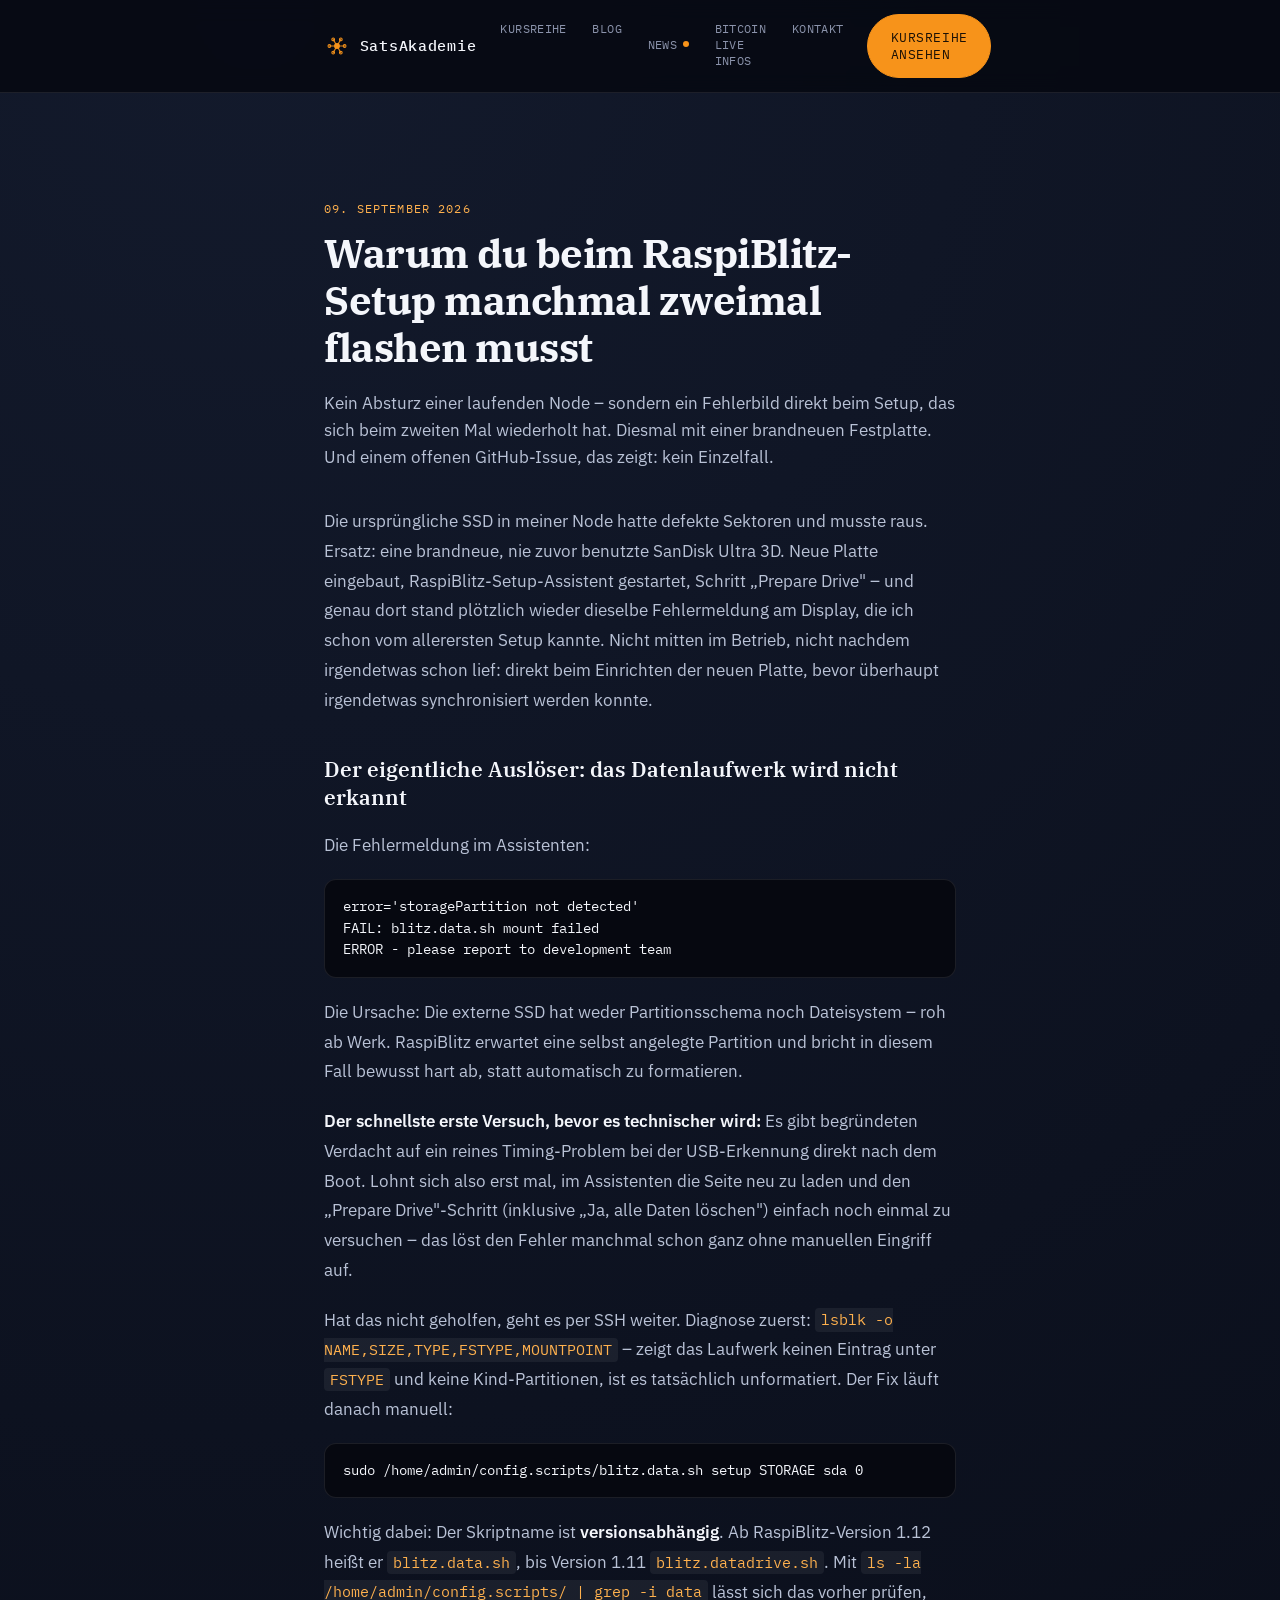
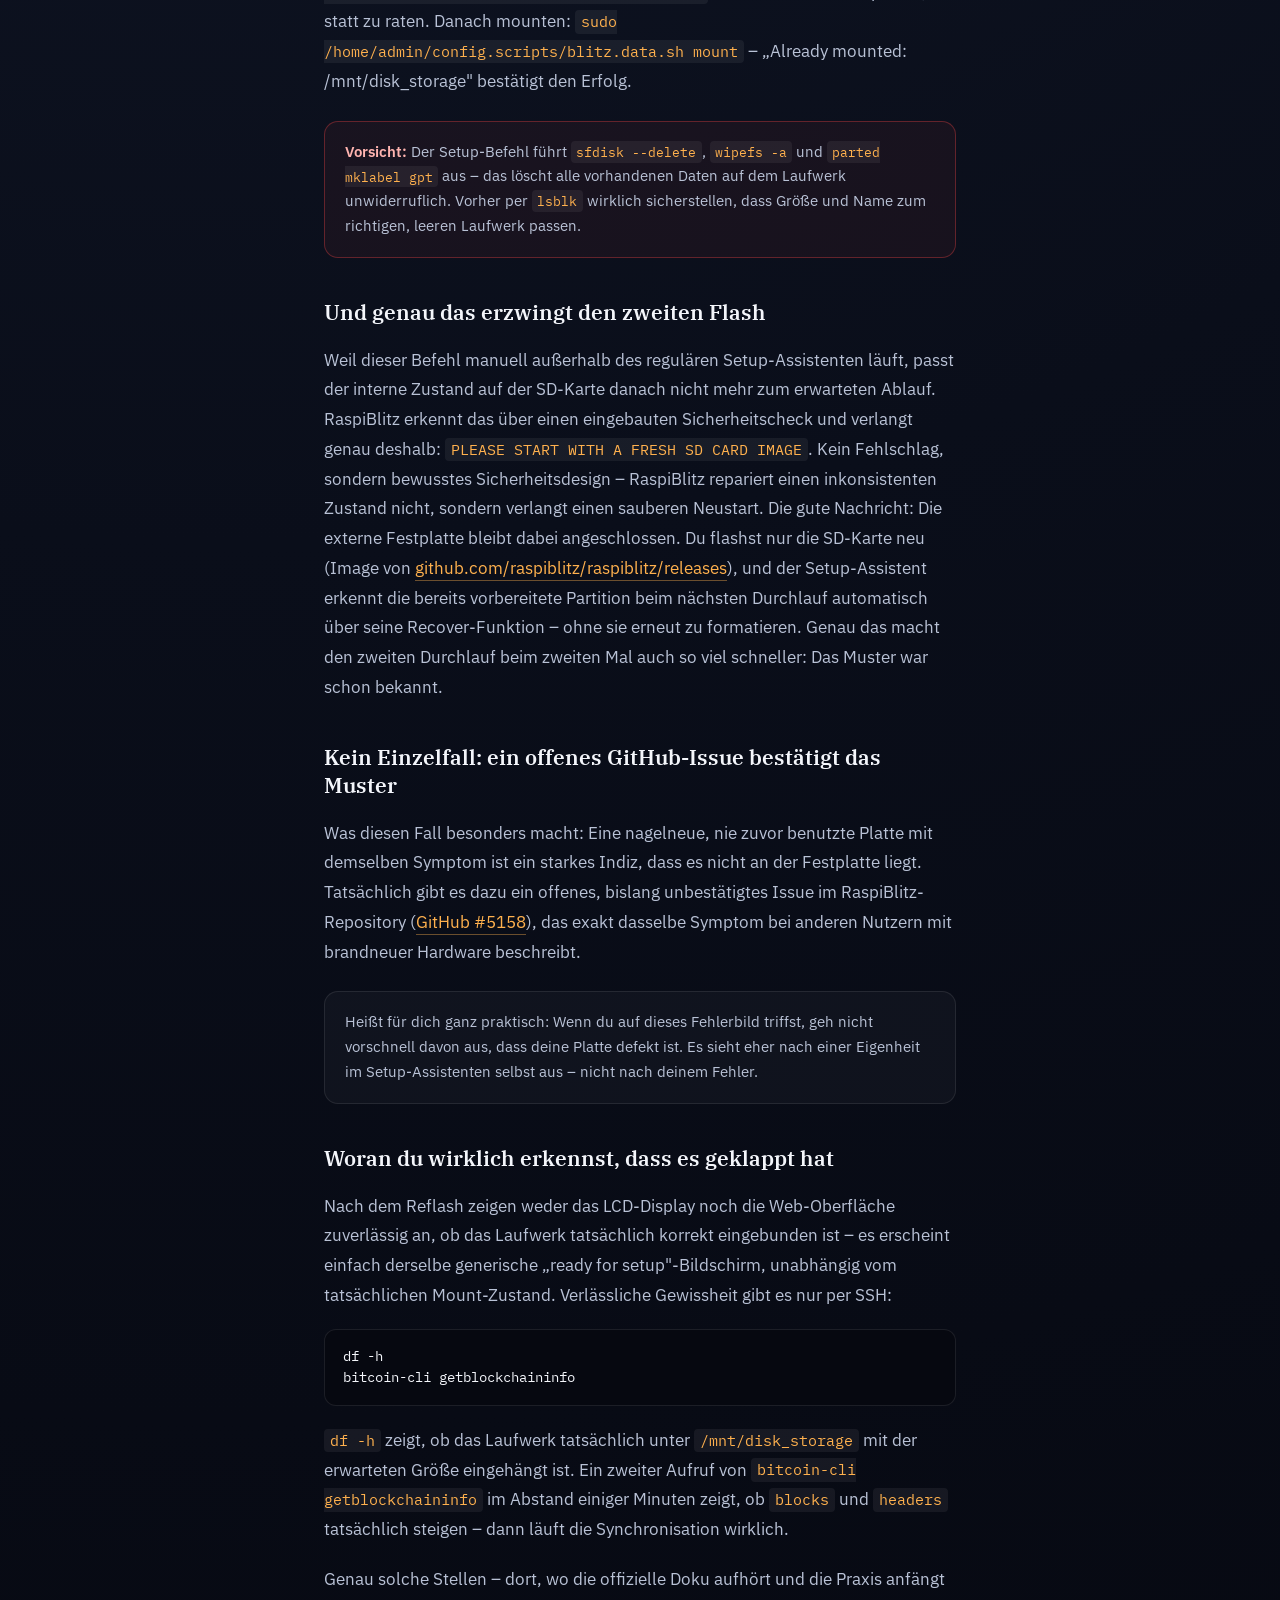
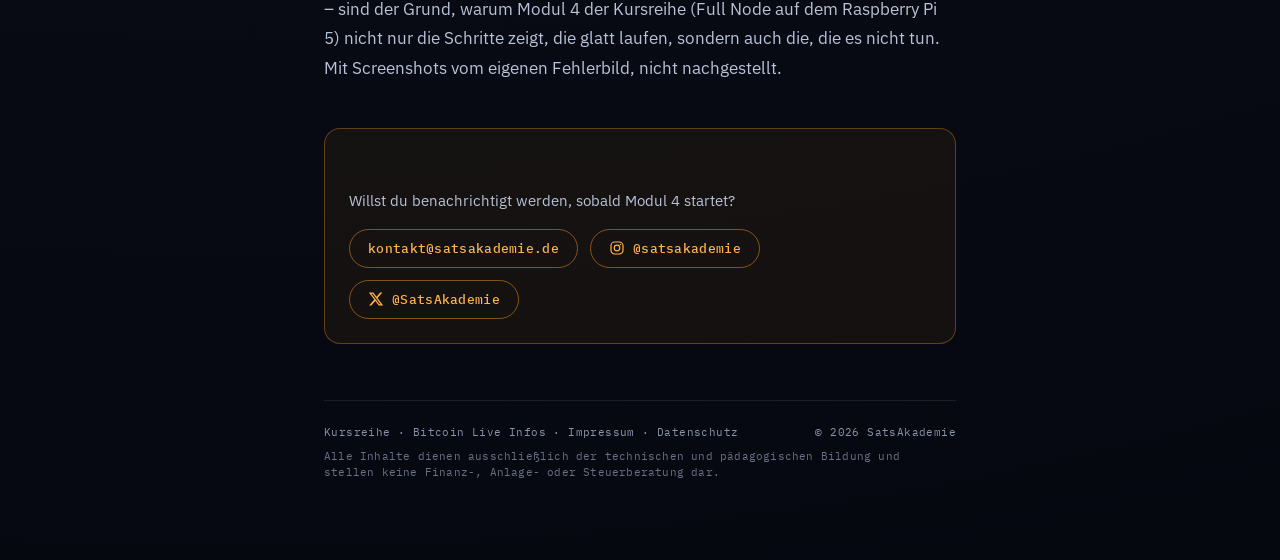
<file: blog-doppelt-flashen-raspiblitz.html>
<!DOCTYPE html>
<html lang="de">
<head>
<meta charset="UTF-8">
<meta name="viewport" content="width=device-width, initial-scale=1.0">
<meta name="description" content="Warum der RaspiBlitz-Setup-Assistent manchmal einen erzwungenen Neuflash der SD-Karte verlangt, obwohl nichts kaputt ist – inklusive eines offenen GitHub-Issues, das zeigt, dass es kein Einzelfall ist.">
<link rel="canonical" href="https://www.satsakademie.de/blog-doppelt-flashen-raspiblitz.html" />
<meta property="og:type" content="website" />
<meta property="og:site_name" content="SatsAkademie" />
<meta property="og:locale" content="de_DE" />
<meta property="og:url" content="https://www.satsakademie.de/blog-doppelt-flashen-raspiblitz.html" />
<meta property="og:title" content="Zweimal flashen beim RaspiBlitz – SatsAkademie Blog" />
<meta property="og:description" content="Warum der RaspiBlitz-Setup-Assistent manchmal einen erzwungenen Neuflash der SD-Karte verlangt, obwohl nichts kaputt ist – inklusive eines offenen GitHub-Issues, das zeigt, dass es kein Einzelfall ist." />
<meta property="og:image" content="https://www.satsakademie.de/assets/og-image.jpg" />
<meta property="og:image:width" content="1200" />
<meta property="og:image:height" content="630" />
<meta name="twitter:card" content="summary_large_image" />
<meta name="twitter:title" content="Zweimal flashen beim RaspiBlitz – SatsAkademie Blog" />
<meta name="twitter:description" content="Warum der RaspiBlitz-Setup-Assistent manchmal einen erzwungenen Neuflash der SD-Karte verlangt, obwohl nichts kaputt ist – inklusive eines offenen GitHub-Issues, das zeigt, dass es kein Einzelfall ist." />
<meta name="twitter:image" content="https://www.satsakademie.de/assets/og-image.jpg" />
<title>Zweimal flashen beim RaspiBlitz – SatsAkademie Blog</title>
<style>
  :root{
    --bg-1:#131a2c;
    --bg-2:#0a0e1a;
    --bg-3:#060810;
    --accent:#f7931a;
    --accent-soft:#ffb14e;
    --heading:#f4f6fb;
    --body:#b9c2d6;
    --muted:#8b93ab;
    --line:rgba(255,255,255,0.09);
    --focus:#ffcf8c;
  }

  *{ margin:0; padding:0; box-sizing:border-box; }

  html,body{
    min-height:100%;
    background:
      radial-gradient(circle at 20% 0%, var(--bg-1) 0%, var(--bg-2) 55%, var(--bg-3) 100%);
    color:var(--body);
    font-family:"IBM Plex Sans", ui-sans-serif, system-ui, sans-serif;
  }

  a{ color:inherit; }
  a:focus-visible{
    outline:2px solid var(--focus);
    outline-offset:3px;
    border-radius:2px;
  }

  .wrap{
    max-width:680px;
    margin:0 auto;
    padding:64px 24px 80px;
  }

  .btn {
    display: inline-flex;
    align-items: center;
    gap: 0.5rem;
    font-family: "IBM Plex Mono", ui-monospace, monospace;
    font-size: 0.82rem;
    letter-spacing: 0.04em;
    text-transform: uppercase;
    text-decoration: none;
    padding: 0.85rem 1.4rem;
    border-radius: 999px;
    border: 1px solid transparent;
    cursor: pointer;
    transition: transform 0.15s ease, background 0.15s ease, border-color 0.15s ease, color 0.15s ease;
  }
  .btn:hover { transform: translateY(-1px); }
  .btn svg { width: 18px; height: 18px; flex-shrink: 0; }
  .btn-primary { background: var(--accent); color: #1a1006; border-color: var(--accent); }
  .btn-primary:hover { background: var(--accent-soft); border-color: var(--accent-soft); }


  /* ---------- news nav badge ---------- */
  #nav-news-link { display: inline-flex; align-items: center; }
  .nav-dot {
    display: none;
    width: 6px;
    height: 6px;
    margin-left: 6px;
    border-radius: 50%;
    background: var(--accent);
    animation: navDotPulse 2s ease-in-out infinite;
  }
  .nav-dot.is-visible { display: inline-block; }
  @keyframes navDotPulse {
    0%, 100% { box-shadow: 0 0 0 0 rgba(247, 147, 26, 0.55); }
    50% { box-shadow: 0 0 0 5px rgba(247, 147, 26, 0); }
  }


  .eyebrow{
    margin-top:44px;
    font-family:"IBM Plex Mono", ui-monospace, monospace;
    font-size:0.72rem;
    letter-spacing:0.1em;
    text-transform:uppercase;
    color:var(--accent-soft);
  }

  h1{
    margin-top:14px;
    font-family:"IBM Plex Serif", ui-serif, Georgia, serif;
    font-weight:700;
    font-size:clamp(28px, 5vw, 40px);
    letter-spacing:-0.5px;
    line-height:1.18;
    color:var(--heading);
  }

  .dek{
    margin-top:18px;
    font-size:17px;
    line-height:1.6;
    color:var(--body);
  }

  article p{
    margin-top:20px;
    font-size:17px;
    line-height:1.75;
    color:var(--body);
  }
  article p:first-of-type{ margin-top:36px; }
  article strong{ color:var(--heading); font-weight:600; }

  h2{
    margin-top:40px;
    font-family:"IBM Plex Serif", ui-serif, Georgia, serif;
    font-weight:600;
    font-size:21px;
    color:var(--heading);
  }

  .callout{
    margin-top:24px;
    padding:18px 20px;
    border-radius:14px;
    border:1px solid var(--line);
    background:rgba(255,255,255,0.03);
    font-size:15px;
    line-height:1.65;
    color:var(--body);
  }
  .callout b{ color:var(--accent-soft); font-weight:600; }

  .warn{
    margin-top:24px;
    padding:18px 20px;
    border-radius:14px;
    border:1px solid rgba(239,68,68,0.35);
    background:rgba(239,68,68,0.06);
    font-size:15px;
    line-height:1.65;
    color:var(--body);
  }
  .warn b{ color:#ffb4b0; font-weight:600; }

  code{
    font-family:"IBM Plex Mono", ui-monospace, monospace;
    font-size:0.88em;
    background:rgba(255,255,255,0.06);
    padding:0.15em 0.4em;
    border-radius:4px;
    color:var(--accent-soft);
  }

  pre{
    margin-top:18px;
    padding:16px 18px;
    border-radius:12px;
    border:1px solid var(--line);
    background:var(--bg-3);
    overflow-x:auto;
  }
  pre code{
    background:none;
    padding:0;
    color:var(--heading);
    font-size:13.5px;
    line-height:1.6;
  }

  article a.inline{
    color:var(--accent-soft);
    text-decoration:none;
    border-bottom:1px solid rgba(255,177,78,0.4);
    padding-bottom:1px;
    transition:border-color .15s ease, color .15s ease;
  }
  article a.inline:hover{ color:var(--heading); border-color:var(--heading); }

  .cta{
    margin-top:44px;
    padding:24px;
    border-radius:16px;
    border:1px solid rgba(247,147,26,0.35);
    background:rgba(247,147,26,0.06);
  }
  .cta p{ margin-top:0; font-size:15px; line-height:1.6; color:var(--body); }
  .cta .row{ margin-top:16px; display:flex; flex-wrap:wrap; gap:12px; }
  .cta a{
    display:inline-flex;
    align-items:center;
    gap:8px;
    padding:10px 18px;
    border-radius:999px;
    font-family:"IBM Plex Mono", ui-monospace, monospace;
    font-size:13px;
    font-weight:500;
    letter-spacing:0.3px;
    text-decoration:none;
    border:1px solid rgba(247,147,26,0.5);
    color:var(--accent-soft);
    transition:background .15s ease, border-color .15s ease, color .15s ease;
  }
  .cta a:hover{ background:rgba(247,147,26,0.15); border-color:var(--accent); color:var(--heading); }
  .cta svg{ width:16px; height:16px; flex-shrink:0; }

  hr{ margin-top:56px; border:none; border-top:1px solid var(--line); }

  footer{
    margin-top:24px;
    display:flex;
    flex-wrap:wrap;
    justify-content:space-between;
    gap:10px;
    font-family:"IBM Plex Mono", ui-monospace, monospace;
    font-size:11px;
    letter-spacing:0.4px;
    color:var(--muted);
  }
  .legal-link{
    color:var(--muted);
    text-decoration:none;
    border-bottom:1px solid transparent;
    transition:color .15s ease, border-color .15s ease;
  }
  .legal-link:hover{ color:var(--body); border-color:var(--muted); }

  .disclaimer{
    flex-basis:100%;
    max-width:640px;
    font-size:10.5px;
    line-height:1.5;
    letter-spacing:0.2px;
    opacity:0.75;
  }
</style>

<style id="self-hosted-fonts">
@font-face {
  font-family: 'IBM Plex Serif';
  font-style: normal;
  font-weight: 400;
  font-display: swap;
  src: url([data-uri]) format('woff2');
}
@font-face {
  font-family: 'IBM Plex Serif';
  font-style: italic;
  font-weight: 400;
  font-display: swap;
  src: url([data-uri]) format('woff2');
}
@font-face {
  font-family: 'IBM Plex Serif';
  font-style: normal;
  font-weight: 600;
  font-display: swap;
  src: url([data-uri]) format('woff2');
}
@font-face {
  font-family: 'IBM Plex Serif';
  font-style: normal;
  font-weight: 700;
  font-display: swap;
  src: url([data-uri]) format('woff2');
}
@font-face {
  font-family: 'IBM Plex Sans';
  font-style: normal;
  font-weight: 400;
  font-display: swap;
  src: url([data-uri]) format('woff2');
}
@font-face {
  font-family: 'IBM Plex Sans';
  font-style: normal;
  font-weight: 500;
  font-display: swap;
  src: url([data-uri]) format('woff2');
}
@font-face {
  font-family: 'IBM Plex Sans';
  font-style: normal;
  font-weight: 600;
  font-display: swap;
  src: url([data-uri]) format('woff2');
}
@font-face {
  font-family: 'IBM Plex Mono';
  font-style: normal;
  font-weight: 400;
  font-display: swap;
  src: url([data-uri]) format('woff2');
}
@font-face {
  font-family: 'IBM Plex Mono';
  font-style: normal;
  font-weight: 500;
  font-display: swap;
  src: url([data-uri]) format('woff2');
}
</style>
<link rel="stylesheet" href="assets/nav.css">
</head>
<body>

<nav class="nav">
  <div class="wrap">
    <a class="wordmark" href="index.html">
      <svg viewBox="0 0 512 512" xmlns="http://www.w3.org/2000/svg" role="img" aria-label="SatsAkademie Logo">
      <line x1="256" y1="256" x2="406" y2="256" stroke="#f7931a" stroke-width="22" stroke-linecap="round" opacity="0.9"/>
      <line x1="256" y1="256" x2="331" y2="386" stroke="#f7931a" stroke-width="22" stroke-linecap="round" opacity="0.9"/>
      <line x1="256" y1="256" x2="181" y2="386" stroke="#f7931a" stroke-width="22" stroke-linecap="round" opacity="0.9"/>
      <line x1="256" y1="256" x2="106" y2="256" stroke="#f7931a" stroke-width="22" stroke-linecap="round" opacity="0.9"/>
      <line x1="256" y1="256" x2="181" y2="126" stroke="#f7931a" stroke-width="22" stroke-linecap="round" opacity="0.9"/>
      <line x1="256" y1="256" x2="331" y2="126" stroke="#f7931a" stroke-width="22" stroke-linecap="round" opacity="0.9"/>
      <circle cx="406" cy="256" r="27" fill="none" stroke="#f7931a" stroke-width="20"/>
      <circle cx="331" cy="386" r="27" fill="none" stroke="#f7931a" stroke-width="20"/>
      <circle cx="181" cy="386" r="27" fill="none" stroke="#f7931a" stroke-width="20"/>
      <circle cx="106" cy="256" r="27" fill="none" stroke="#f7931a" stroke-width="20"/>
      <circle cx="181" cy="126" r="27" fill="none" stroke="#f7931a" stroke-width="20"/>
      <circle cx="331" cy="126" r="27" fill="none" stroke="#f7931a" stroke-width="20"/>
      <circle cx="256" cy="256" r="58" fill="#f7931a"/>
    </svg>
      SatsAkademie
    </a>
    <div class="nav-links" id="nav-links">
      <a href="kursreihe.html">Kursreihe</a>
      <a href="blog.html">Blog</a>
      <a href="news.html" id="nav-news-link">News<span class="nav-dot" id="news-dot" aria-hidden="true"></span></a>
      <a href="bitcoin-live-infos.html">Bitcoin Live Infos</a>
      <a href="index.html#kontakt">Kontakt</a>
    </div>
    <div class="nav-right">
      <a class="btn btn-primary" href="kursreihe.html">Kursreihe ansehen</a>
    <button class="nav-toggle" id="nav-toggle" type="button" aria-label="Menü öffnen" aria-expanded="false" aria-controls="nav-links">
      <span></span><span></span><span></span>
    </button>
  </div>
  </div>
</nav>

<div class="wrap">
  <p class="eyebrow">09. September 2026</p>
  <h1>Warum du beim RaspiBlitz-Setup manchmal zweimal flashen musst</h1>
  <p class="dek">Kein Absturz einer laufenden Node – sondern ein Fehlerbild direkt beim Setup, das sich beim zweiten Mal wiederholt hat. Diesmal mit einer brandneuen Festplatte. Und einem offenen GitHub-Issue, das zeigt: kein Einzelfall.</p>

  <article>
    <p>Die ursprüngliche SSD in meiner Node hatte defekte Sektoren und musste raus. Ersatz: eine brandneue, nie zuvor benutzte SanDisk Ultra 3D. Neue Platte eingebaut, RaspiBlitz-Setup-Assistent gestartet, Schritt „Prepare Drive" – und genau dort stand plötzlich wieder dieselbe Fehlermeldung am Display, die ich schon vom allerersten Setup kannte. Nicht mitten im Betrieb, nicht nachdem irgendetwas schon lief: direkt beim Einrichten der neuen Platte, bevor überhaupt irgendetwas synchronisiert werden konnte.</p>

    <h2>Der eigentliche Auslöser: das Datenlaufwerk wird nicht erkannt</h2>
    <p>Die Fehlermeldung im Assistenten:</p>
    <pre><code>error='storagePartition not detected'
FAIL: blitz.data.sh mount failed
ERROR - please report to development team</code></pre>
    <p>Die Ursache: Die externe SSD hat weder Partitionsschema noch Dateisystem – roh ab Werk. RaspiBlitz erwartet eine selbst angelegte Partition und bricht in diesem Fall bewusst hart ab, statt automatisch zu formatieren.</p>

    <p><strong>Der schnellste erste Versuch, bevor es technischer wird:</strong> Es gibt begründeten Verdacht auf ein reines Timing-Problem bei der USB-Erkennung direkt nach dem Boot. Lohnt sich also erst mal, im Assistenten die Seite neu zu laden und den „Prepare Drive"-Schritt (inklusive „Ja, alle Daten löschen") einfach noch einmal zu versuchen – das löst den Fehler manchmal schon ganz ohne manuellen Eingriff auf.</p>

    <p>Hat das nicht geholfen, geht es per SSH weiter. Diagnose zuerst: <code>lsblk -o NAME,SIZE,TYPE,FSTYPE,MOUNTPOINT</code> – zeigt das Laufwerk keinen Eintrag unter <code>FSTYPE</code> und keine Kind-Partitionen, ist es tatsächlich unformatiert. Der Fix läuft danach manuell:</p>
    <pre><code>sudo /home/admin/config.scripts/blitz.data.sh setup STORAGE sda 0</code></pre>
    <p>Wichtig dabei: Der Skriptname ist <strong>versionsabhängig</strong>. Ab RaspiBlitz-Version 1.12 heißt er <code>blitz.data.sh</code>, bis Version 1.11 <code>blitz.datadrive.sh</code>. Mit <code>ls -la /home/admin/config.scripts/ | grep -i data</code> lässt sich das vorher prüfen, statt zu raten. Danach mounten: <code>sudo /home/admin/config.scripts/blitz.data.sh mount</code> – „Already mounted: /mnt/disk_storage" bestätigt den Erfolg.</p>

    <div class="warn"><b>Vorsicht:</b> Der Setup-Befehl führt <code>sfdisk --delete</code>, <code>wipefs -a</code> und <code>parted mklabel gpt</code> aus – das löscht alle vorhandenen Daten auf dem Laufwerk unwiderruflich. Vorher per <code>lsblk</code> wirklich sicherstellen, dass Größe und Name zum richtigen, leeren Laufwerk passen.</div>

    <h2>Und genau das erzwingt den zweiten Flash</h2>
    <p>Weil dieser Befehl manuell außerhalb des regulären Setup-Assistenten läuft, passt der interne Zustand auf der SD-Karte danach nicht mehr zum erwarteten Ablauf. RaspiBlitz erkennt das über einen eingebauten Sicherheitscheck und verlangt genau deshalb: <code>PLEASE START WITH A FRESH SD CARD IMAGE</code>. Kein Fehlschlag, sondern bewusstes Sicherheitsdesign – RaspiBlitz repariert einen inkonsistenten Zustand nicht, sondern verlangt einen sauberen Neustart. Die gute Nachricht: Die externe Festplatte bleibt dabei angeschlossen. Du flashst nur die SD-Karte neu (Image von <a class="inline" href="https://github.com/raspiblitz/raspiblitz/releases" target="_blank" rel="noopener">github.com/raspiblitz/raspiblitz/releases</a>), und der Setup-Assistent erkennt die bereits vorbereitete Partition beim nächsten Durchlauf automatisch über seine Recover-Funktion – ohne sie erneut zu formatieren. Genau das macht den zweiten Durchlauf beim zweiten Mal auch so viel schneller: Das Muster war schon bekannt.</p>

    <h2>Kein Einzelfall: ein offenes GitHub-Issue bestätigt das Muster</h2>
    <p>Was diesen Fall besonders macht: Eine nagelneue, nie zuvor benutzte Platte mit demselben Symptom ist ein starkes Indiz, dass es nicht an der Festplatte liegt. Tatsächlich gibt es dazu ein offenes, bislang unbestätigtes Issue im RaspiBlitz-Repository (<a class="inline" href="https://github.com/raspiblitz/raspiblitz/issues/5158" target="_blank" rel="noopener">GitHub #5158</a>), das exakt dasselbe Symptom bei anderen Nutzern mit brandneuer Hardware beschreibt.</p>
    <div class="callout">Heißt für dich ganz praktisch: Wenn du auf dieses Fehlerbild triffst, geh nicht vorschnell davon aus, dass deine Platte defekt ist. Es sieht eher nach einer Eigenheit im Setup-Assistenten selbst aus – nicht nach deinem Fehler.</div>

    <h2>Woran du wirklich erkennst, dass es geklappt hat</h2>
    <p>Nach dem Reflash zeigen weder das LCD-Display noch die Web-Oberfläche zuverlässig an, ob das Laufwerk tatsächlich korrekt eingebunden ist – es erscheint einfach derselbe generische „ready for setup"-Bildschirm, unabhängig vom tatsächlichen Mount-Zustand. Verlässliche Gewissheit gibt es nur per SSH:</p>
    <pre><code>df -h
bitcoin-cli getblockchaininfo</code></pre>
    <p><code>df -h</code> zeigt, ob das Laufwerk tatsächlich unter <code>/mnt/disk_storage</code> mit der erwarteten Größe eingehängt ist. Ein zweiter Aufruf von <code>bitcoin-cli getblockchaininfo</code> im Abstand einiger Minuten zeigt, ob <code>blocks</code> und <code>headers</code> tatsächlich steigen – dann läuft die Synchronisation wirklich.</p>

    <p>Genau solche Stellen – dort, wo die offizielle Doku aufhört und die Praxis anfängt – sind der Grund, warum Modul 4 der Kursreihe (Full Node auf dem Raspberry Pi 5) nicht nur die Schritte zeigt, die glatt laufen, sondern auch die, die es nicht tun. Mit Screenshots vom eigenen Fehlerbild, nicht nachgestellt.</p>

    <div class="cta">
      <p>Willst du benachrichtigt werden, sobald Modul 4 startet?</p>
      <div class="row">
        <a href="mailto:kontakt@satsakademie.de?subject=Vorab-Info%20Modul%204">kontakt@satsakademie.de</a>
        <a href="https://instagram.com/satsakademie" target="_blank" rel="noopener">
          <svg viewBox="0 0 24 24" fill="none" xmlns="http://www.w3.org/2000/svg" aria-hidden="true">
            <rect x="3" y="3" width="18" height="18" rx="5.5" stroke="currentColor" stroke-width="1.8"/>
            <circle cx="12" cy="12" r="4.2" stroke="currentColor" stroke-width="1.8"/>
            <circle cx="17.3" cy="6.7" r="1.15" fill="currentColor"/>
          </svg>
          @satsakademie
        </a>
        <a href="https://x.com/SatsAkademie" target="_blank" rel="noopener">
          <svg viewBox="0 0 24 24" fill="currentColor" xmlns="http://www.w3.org/2000/svg" aria-hidden="true">
            <path d="M18.244 2.25h3.308l-7.227 8.26 8.502 11.24H16.17l-5.214-6.817L4.99 21.75H1.68l7.73-8.835L1.254 2.25H8.08l4.713 6.231zm-1.161 17.52h1.833L7.084 4.126H5.117z"/>
          </svg>
          @SatsAkademie
        </a>
      </div>
    </div>
  </article>

  <hr>

  <footer>
    <span>
      <a class="legal-link" href="kursreihe.html">Kursreihe</a>
      · <a class="legal-link" href="bitcoin-live-infos.html">Bitcoin Live Infos</a>
      · <a class="legal-link" href="impressum.html">Impressum</a>
      · <a class="legal-link" href="datenschutz.html">Datenschutz</a>
    </span>
    <span>© 2026 SatsAkademie</span>
    <p class="disclaimer">Alle Inhalte dienen ausschließlich der technischen und pädagogischen Bildung und stellen keine Finanz-, Anlage- oder Steuerberatung dar.</p>
  </footer>
</div>

<script>
  // Preview-Navigation: In der Claude-Artifact-Vorschau (oder bei file://-Tests) sind
  // die anderen Seiten eigenständige, isolierte Vorschauen — relative Links würden dort
  // ins Leere laufen. Auf der echten Produktionsdomain bleiben die relativen Links
  // unverändert.
  (function () {
    var PROD_HOSTS = ["satsakademie.de", "www.satsakademie.de"];
    if (PROD_HOSTS.indexOf(location.hostname) !== -1) return;
    var MAP = {
      "index.html": "https://claude.ai/code/artifact/1d90994a-92a9-4c97-9945-ed155de5a571",
      "kursreihe.html": "https://claude.ai/code/artifact/1a501091-e16c-4923-b927-df2f881d9fb4",
      "blog.html": "https://claude.ai/code/artifact/c62cdf4a-2f3b-4ccf-8fbd-d1d5b8456179",
      "news.html": "https://claude.ai/code/artifact/f099c078-b7db-4261-9aae-85f386b75f18",
      "blog-doppelt-flashen-raspiblitz.html": "https://claude.ai/code/artifact/7bb62fd3-3208-4541-9cf3-a7eac77761a3",
      "impressum.html": "https://claude.ai/code/artifact/f4f28b13-573a-4dc2-aeca-549d53cdead6",
      "datenschutz.html": "https://claude.ai/code/artifact/caca047c-d01e-42f5-aba2-ea721e8a1ab7"
    };
    try {
      var links = document.querySelectorAll("a[href]");
      for (var i = 0; i < links.length; i++) {
        var href = links[i].getAttribute("href");
        if (!href) continue;
        var hashIdx = href.indexOf("#");
        var base = hashIdx === -1 ? href : href.slice(0, hashIdx);
        var hash = hashIdx === -1 ? "" : href.slice(hashIdx);
        if (Object.prototype.hasOwnProperty.call(MAP, base)) {
          links[i].setAttribute("href", MAP[base] + hash);
        }
      }
    } catch (e) {}
  })();
</script>
<script src="assets/nav.js"></script>

</body>
</html>
</file>
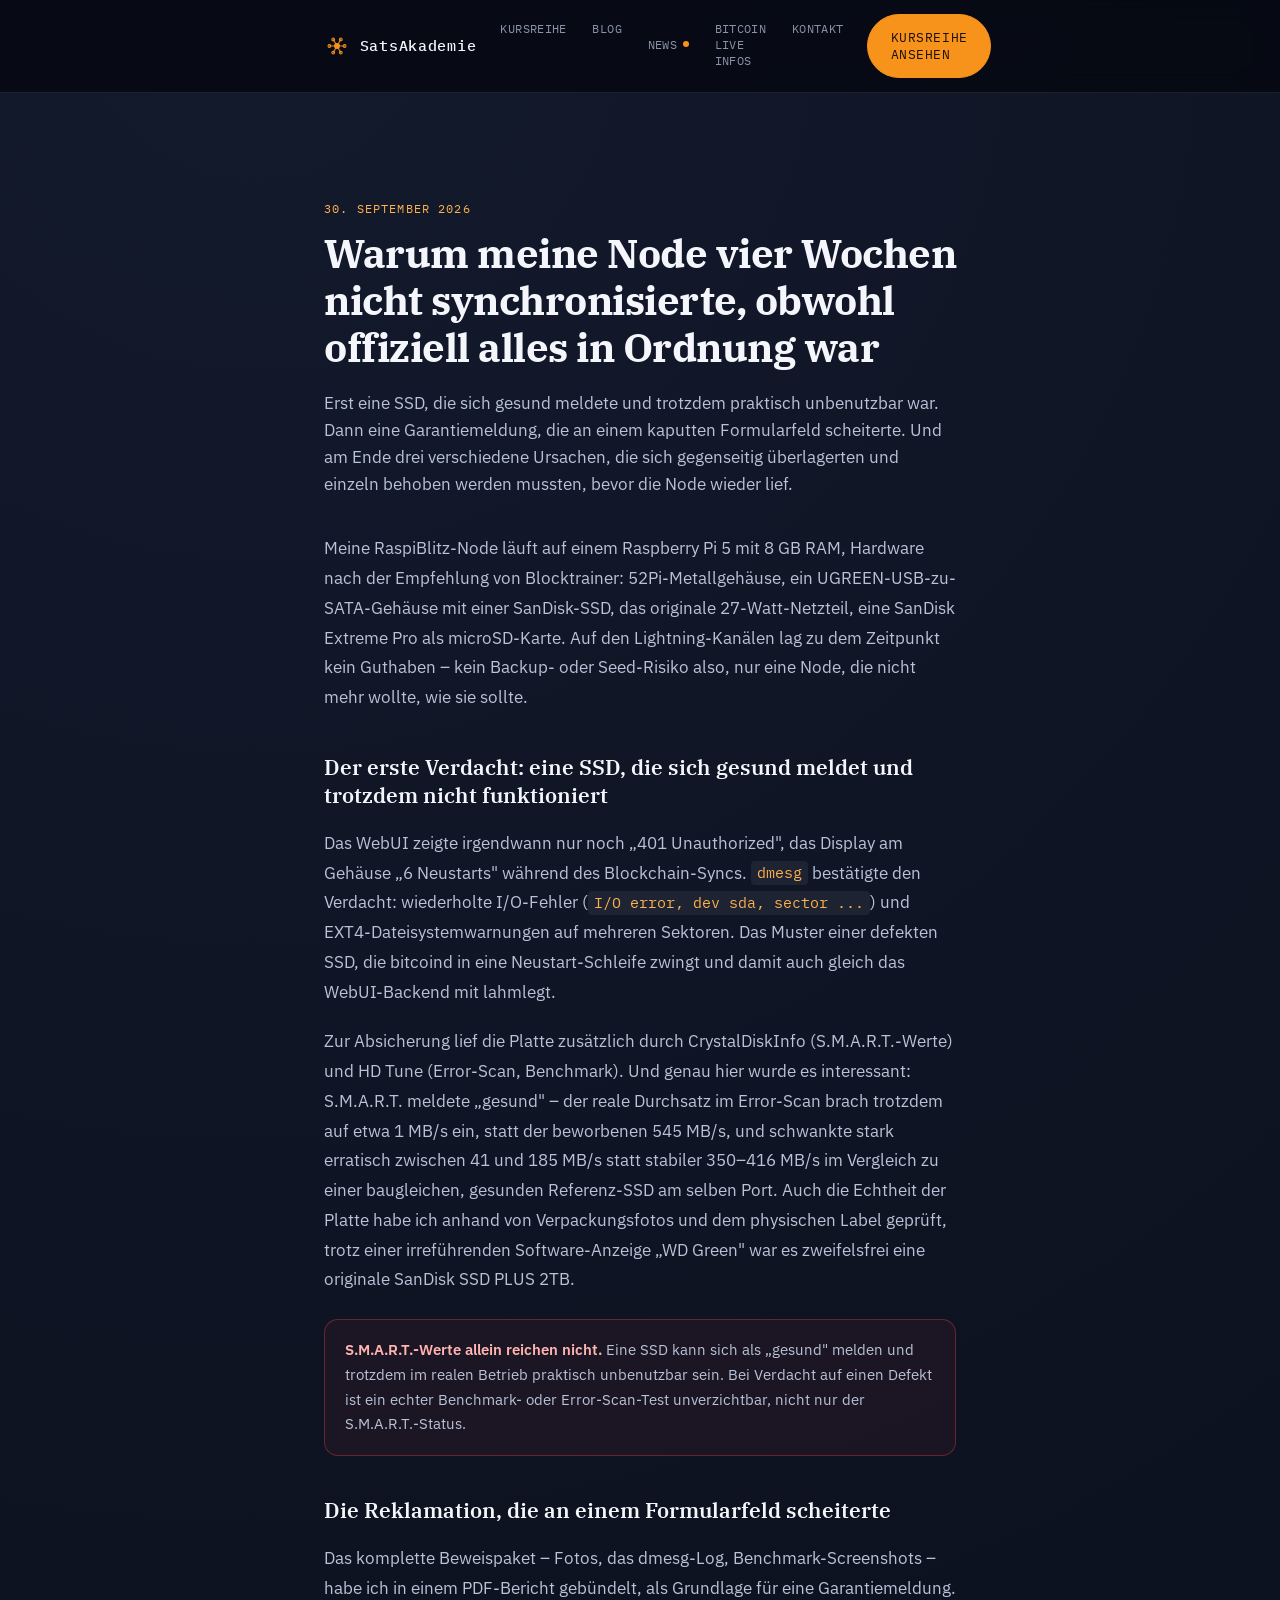
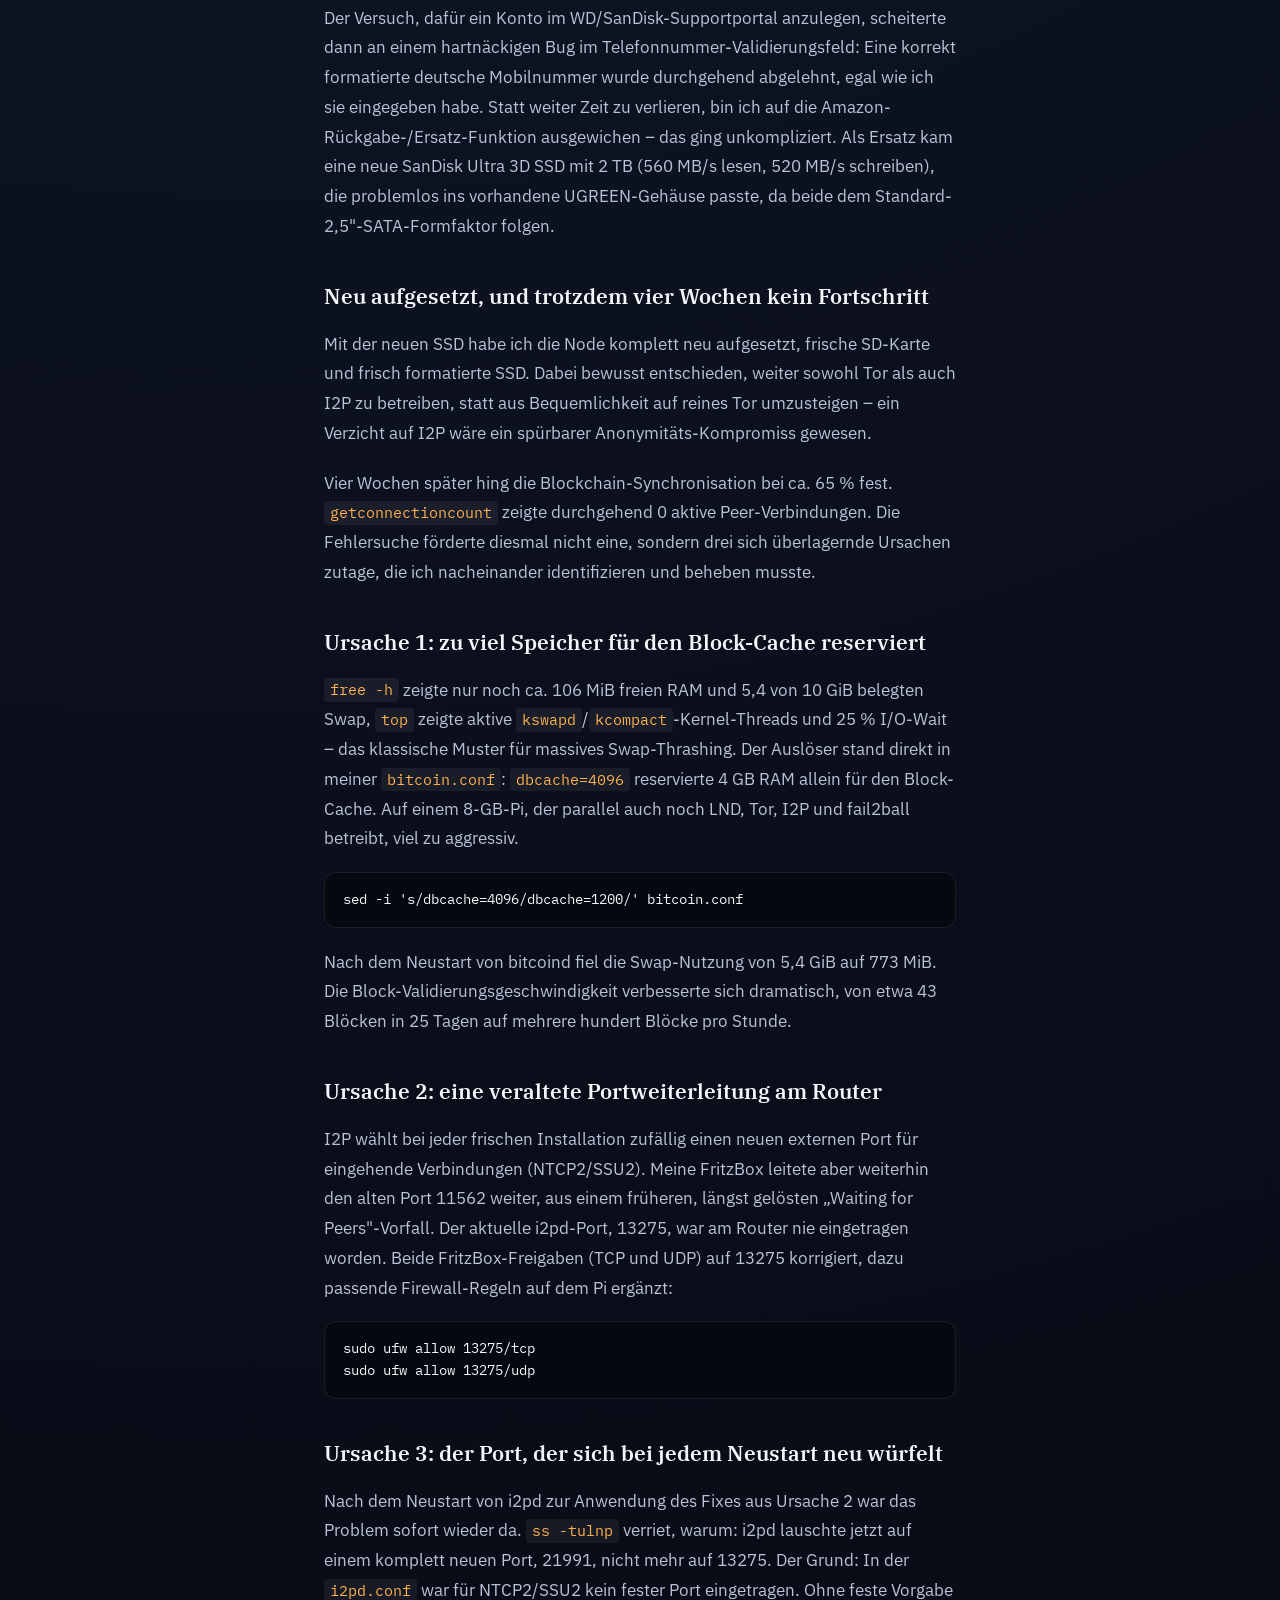
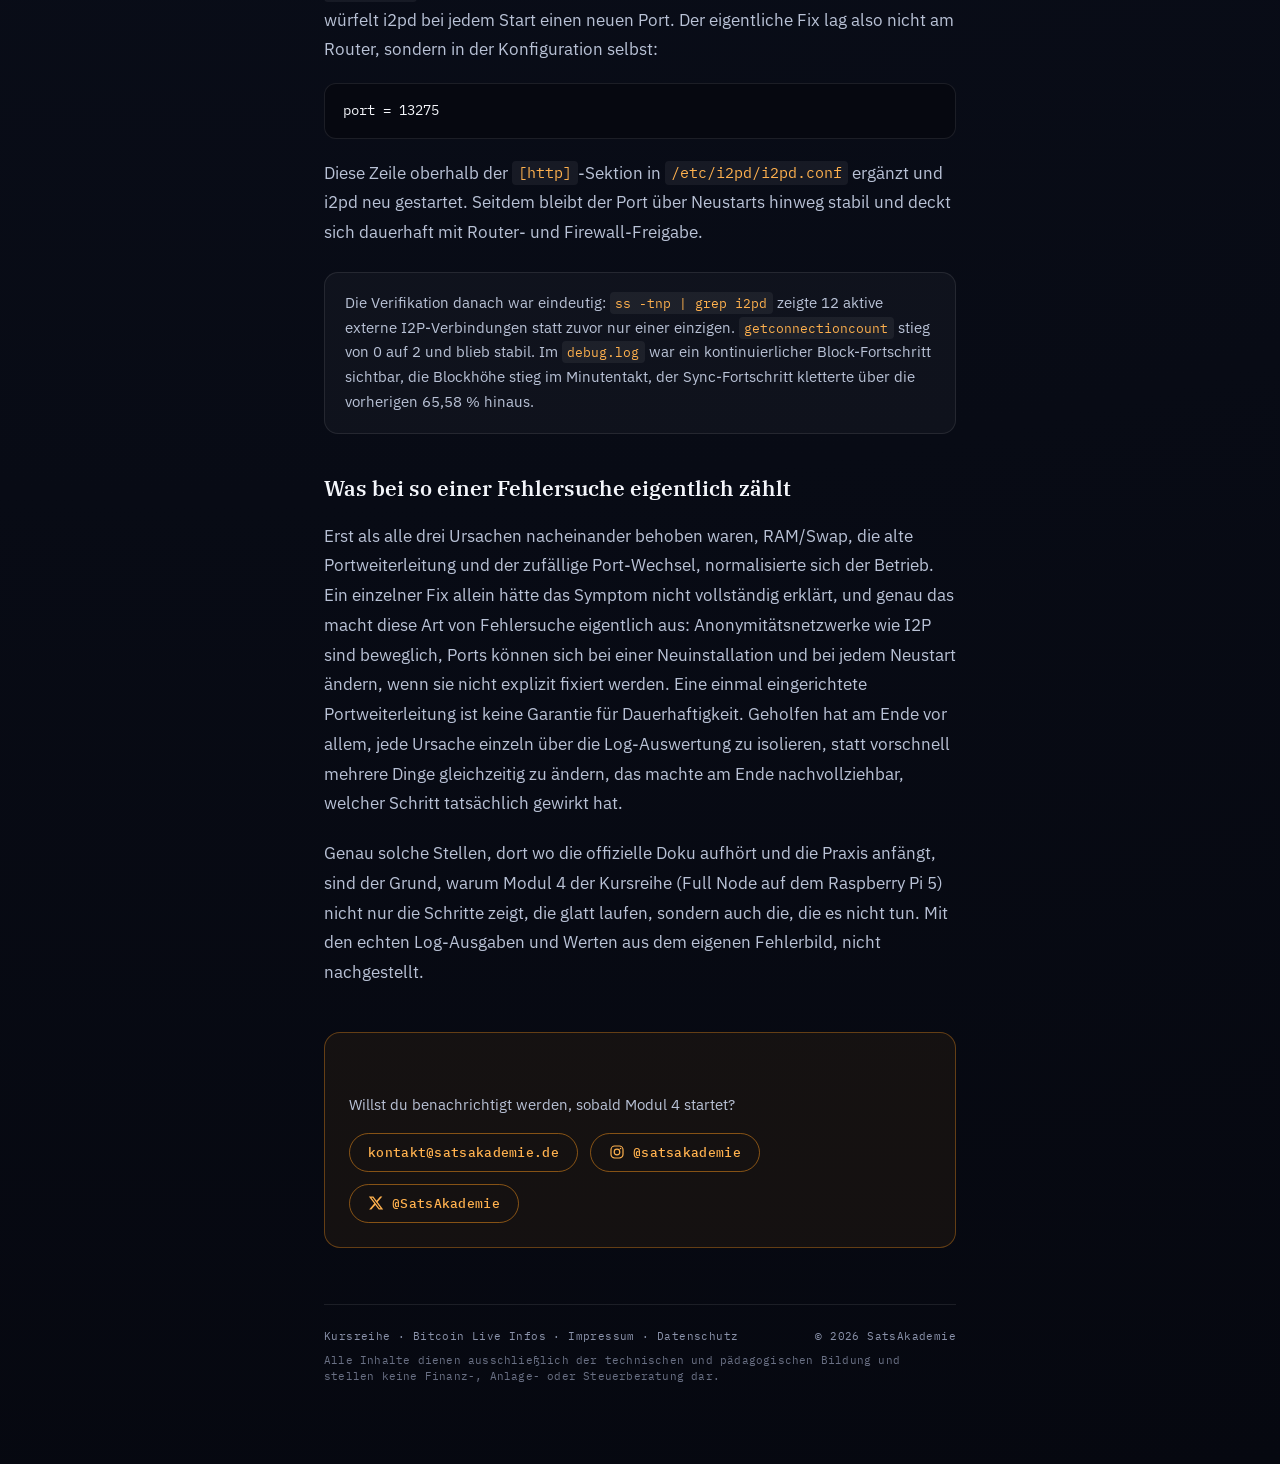
<file: blog-raspiblitz-sync-stillstand.html>
<!DOCTYPE html>
<html lang="de">
<head>
<meta charset="UTF-8">
<meta name="viewport" content="width=device-width, initial-scale=1.0">
<meta name="description" content="Eine defekte SSD mit gesunden S.M.A.R.T.-Werten, eine gescheiterte Garantiemeldung und vier Wochen Sync-Stillstand mit drei sich überlagernden Ursachen – die komplette Fehlersuche einer eigenen RaspiBlitz-Node, Schritt für Schritt.">
<link rel="canonical" href="https://www.satsakademie.de/blog-raspiblitz-sync-stillstand.html" />
<meta property="og:type" content="website" />
<meta property="og:site_name" content="SatsAkademie" />
<meta property="og:locale" content="de_DE" />
<meta property="og:url" content="https://www.satsakademie.de/blog-raspiblitz-sync-stillstand.html" />
<meta property="og:title" content="Vier Wochen Sync-Stillstand – SatsAkademie Blog" />
<meta property="og:description" content="Eine defekte SSD mit gesunden S.M.A.R.T.-Werten, eine gescheiterte Garantiemeldung und vier Wochen Sync-Stillstand mit drei sich überlagernden Ursachen – die komplette Fehlersuche einer eigenen RaspiBlitz-Node, Schritt für Schritt.">
<meta property="og:image" content="https://www.satsakademie.de/assets/og-image.jpg" />
<meta property="og:image:width" content="1200" />
<meta property="og:image:height" content="630" />
<meta name="twitter:card" content="summary_large_image" />
<meta name="twitter:title" content="Vier Wochen Sync-Stillstand – SatsAkademie Blog" />
<meta name="twitter:description" content="Eine defekte SSD mit gesunden S.M.A.R.T.-Werten, eine gescheiterte Garantiemeldung und vier Wochen Sync-Stillstand mit drei sich überlagernden Ursachen – die komplette Fehlersuche einer eigenen RaspiBlitz-Node, Schritt für Schritt.">
<meta name="twitter:image" content="https://www.satsakademie.de/assets/og-image.jpg" />
<title>Vier Wochen Sync-Stillstand – SatsAkademie Blog</title>
<style>
  :root{
    --bg-1:#131a2c;
    --bg-2:#0a0e1a;
    --bg-3:#060810;
    --accent:#f7931a;
    --accent-soft:#ffb14e;
    --heading:#f4f6fb;
    --body:#b9c2d6;
    --muted:#8b93ab;
    --line:rgba(255,255,255,0.09);
    --focus:#ffcf8c;
  }

  *{ margin:0; padding:0; box-sizing:border-box; }

  html,body{
    min-height:100%;
    background:
      radial-gradient(circle at 20% 0%, var(--bg-1) 0%, var(--bg-2) 55%, var(--bg-3) 100%);
    color:var(--body);
    font-family:"IBM Plex Sans", ui-sans-serif, system-ui, sans-serif;
  }

  a{ color:inherit; }
  a:focus-visible{
    outline:2px solid var(--focus);
    outline-offset:3px;
    border-radius:2px;
  }

  .wrap{
    max-width:680px;
    margin:0 auto;
    padding:64px 24px 80px;
  }

  .btn {
    display: inline-flex;
    align-items: center;
    gap: 0.5rem;
    font-family: "IBM Plex Mono", ui-monospace, monospace;
    font-size: 0.82rem;
    letter-spacing: 0.04em;
    text-transform: uppercase;
    text-decoration: none;
    padding: 0.85rem 1.4rem;
    border-radius: 999px;
    border: 1px solid transparent;
    cursor: pointer;
    transition: transform 0.15s ease, background 0.15s ease, border-color 0.15s ease, color 0.15s ease;
  }
  .btn:hover { transform: translateY(-1px); }
  .btn svg { width: 18px; height: 18px; flex-shrink: 0; }
  .btn-primary { background: var(--accent); color: #1a1006; border-color: var(--accent); }
  .btn-primary:hover { background: var(--accent-soft); border-color: var(--accent-soft); }


  /* ---------- news nav badge ---------- */
  #nav-news-link { display: inline-flex; align-items: center; }
  .nav-dot {
    display: none;
    width: 6px;
    height: 6px;
    margin-left: 6px;
    border-radius: 50%;
    background: var(--accent);
    animation: navDotPulse 2s ease-in-out infinite;
  }
  .nav-dot.is-visible { display: inline-block; }
  @keyframes navDotPulse {
    0%, 100% { box-shadow: 0 0 0 0 rgba(247, 147, 26, 0.55); }
    50% { box-shadow: 0 0 0 5px rgba(247, 147, 26, 0); }
  }


  .eyebrow{
    margin-top:44px;
    font-family:"IBM Plex Mono", ui-monospace, monospace;
    font-size:0.72rem;
    letter-spacing:0.1em;
    text-transform:uppercase;
    color:var(--accent-soft);
  }

  h1{
    margin-top:14px;
    font-family:"IBM Plex Serif", ui-serif, Georgia, serif;
    font-weight:700;
    font-size:clamp(28px, 5vw, 40px);
    letter-spacing:-0.5px;
    line-height:1.18;
    color:var(--heading);
  }

  .dek{
    margin-top:18px;
    font-size:17px;
    line-height:1.6;
    color:var(--body);
  }

  article p{
    margin-top:20px;
    font-size:17px;
    line-height:1.75;
    color:var(--body);
  }
  article p:first-of-type{ margin-top:36px; }
  article strong{ color:var(--heading); font-weight:600; }

  h2{
    margin-top:40px;
    font-family:"IBM Plex Serif", ui-serif, Georgia, serif;
    font-weight:600;
    font-size:21px;
    color:var(--heading);
  }

  .callout{
    margin-top:24px;
    padding:18px 20px;
    border-radius:14px;
    border:1px solid var(--line);
    background:rgba(255,255,255,0.03);
    font-size:15px;
    line-height:1.65;
    color:var(--body);
  }
  .callout b{ color:var(--accent-soft); font-weight:600; }

  .warn{
    margin-top:24px;
    padding:18px 20px;
    border-radius:14px;
    border:1px solid rgba(239,68,68,0.35);
    background:rgba(239,68,68,0.06);
    font-size:15px;
    line-height:1.65;
    color:var(--body);
  }
  .warn b{ color:#ffb4b0; font-weight:600; }

  code{
    font-family:"IBM Plex Mono", ui-monospace, monospace;
    font-size:0.88em;
    background:rgba(255,255,255,0.06);
    padding:0.15em 0.4em;
    border-radius:4px;
    color:var(--accent-soft);
  }

  pre{
    margin-top:18px;
    padding:16px 18px;
    border-radius:12px;
    border:1px solid var(--line);
    background:var(--bg-3);
    overflow-x:auto;
  }
  pre code{
    background:none;
    padding:0;
    color:var(--heading);
    font-size:13.5px;
    line-height:1.6;
  }

  article a.inline{
    color:var(--accent-soft);
    text-decoration:none;
    border-bottom:1px solid rgba(255,177,78,0.4);
    padding-bottom:1px;
    transition:border-color .15s ease, color .15s ease;
  }
  article a.inline:hover{ color:var(--heading); border-color:var(--heading); }

  .cta{
    margin-top:44px;
    padding:24px;
    border-radius:16px;
    border:1px solid rgba(247,147,26,0.35);
    background:rgba(247,147,26,0.06);
  }
  .cta p{ margin-top:0; font-size:15px; line-height:1.6; color:var(--body); }
  .cta .row{ margin-top:16px; display:flex; flex-wrap:wrap; gap:12px; }
  .cta a{
    display:inline-flex;
    align-items:center;
    gap:8px;
    padding:10px 18px;
    border-radius:999px;
    font-family:"IBM Plex Mono", ui-monospace, monospace;
    font-size:13px;
    font-weight:500;
    letter-spacing:0.3px;
    text-decoration:none;
    border:1px solid rgba(247,147,26,0.5);
    color:var(--accent-soft);
    transition:background .15s ease, border-color .15s ease, color .15s ease;
  }
  .cta a:hover{ background:rgba(247,147,26,0.15); border-color:var(--accent); color:var(--heading); }
  .cta svg{ width:16px; height:16px; flex-shrink:0; }

  hr{ margin-top:56px; border:none; border-top:1px solid var(--line); }

  footer{
    margin-top:24px;
    display:flex;
    flex-wrap:wrap;
    justify-content:space-between;
    gap:10px;
    font-family:"IBM Plex Mono", ui-monospace, monospace;
    font-size:11px;
    letter-spacing:0.4px;
    color:var(--muted);
  }
  .legal-link{
    color:var(--muted);
    text-decoration:none;
    border-bottom:1px solid transparent;
    transition:color .15s ease, border-color .15s ease;
  }
  .legal-link:hover{ color:var(--body); border-color:var(--muted); }

  .disclaimer{
    flex-basis:100%;
    max-width:640px;
    font-size:10.5px;
    line-height:1.5;
    letter-spacing:0.2px;
    opacity:0.75;
  }
</style>

<style id="self-hosted-fonts">
@font-face {
  font-family: 'IBM Plex Serif';
  font-style: normal;
  font-weight: 400;
  font-display: swap;
  src: url([data-uri]) format('woff2');
}
@font-face {
  font-family: 'IBM Plex Serif';
  font-style: italic;
  font-weight: 400;
  font-display: swap;
  src: url([data-uri]) format('woff2');
}
@font-face {
  font-family: 'IBM Plex Serif';
  font-style: normal;
  font-weight: 600;
  font-display: swap;
  src: url([data-uri]) format('woff2');
}
@font-face {
  font-family: 'IBM Plex Serif';
  font-style: normal;
  font-weight: 700;
  font-display: swap;
  src: url([data-uri]) format('woff2');
}
@font-face {
  font-family: 'IBM Plex Sans';
  font-style: normal;
  font-weight: 400;
  font-display: swap;
  src: url([data-uri]) format('woff2');
}
@font-face {
  font-family: 'IBM Plex Sans';
  font-style: normal;
  font-weight: 500;
  font-display: swap;
  src: url([data-uri]) format('woff2');
}
@font-face {
  font-family: 'IBM Plex Sans';
  font-style: normal;
  font-weight: 600;
  font-display: swap;
  src: url([data-uri]) format('woff2');
}
@font-face {
  font-family: 'IBM Plex Mono';
  font-style: normal;
  font-weight: 400;
  font-display: swap;
  src: url([data-uri]) format('woff2');
}
@font-face {
  font-family: 'IBM Plex Mono';
  font-style: normal;
  font-weight: 500;
  font-display: swap;
  src: url([data-uri]) format('woff2');
}
</style>
<link rel="stylesheet" href="assets/nav.css">
</head>
<body>

<nav class="nav">
  <div class="wrap">
    <a class="wordmark" href="index.html">
      <svg viewBox="0 0 512 512" xmlns="http://www.w3.org/2000/svg" role="img" aria-label="SatsAkademie Logo">
      <line x1="256" y1="256" x2="406" y2="256" stroke="#f7931a" stroke-width="22" stroke-linecap="round" opacity="0.9"/>
      <line x1="256" y1="256" x2="331" y2="386" stroke="#f7931a" stroke-width="22" stroke-linecap="round" opacity="0.9"/>
      <line x1="256" y1="256" x2="181" y2="386" stroke="#f7931a" stroke-width="22" stroke-linecap="round" opacity="0.9"/>
      <line x1="256" y1="256" x2="106" y2="256" stroke="#f7931a" stroke-width="22" stroke-linecap="round" opacity="0.9"/>
      <line x1="256" y1="256" x2="181" y2="126" stroke="#f7931a" stroke-width="22" stroke-linecap="round" opacity="0.9"/>
      <line x1="256" y1="256" x2="331" y2="126" stroke="#f7931a" stroke-width="22" stroke-linecap="round" opacity="0.9"/>
      <circle cx="406" cy="256" r="27" fill="none" stroke="#f7931a" stroke-width="20"/>
      <circle cx="331" cy="386" r="27" fill="none" stroke="#f7931a" stroke-width="20"/>
      <circle cx="181" cy="386" r="27" fill="none" stroke="#f7931a" stroke-width="20"/>
      <circle cx="106" cy="256" r="27" fill="none" stroke="#f7931a" stroke-width="20"/>
      <circle cx="181" cy="126" r="27" fill="none" stroke="#f7931a" stroke-width="20"/>
      <circle cx="331" cy="126" r="27" fill="none" stroke="#f7931a" stroke-width="20"/>
      <circle cx="256" cy="256" r="58" fill="#f7931a"/>
    </svg>
      SatsAkademie
    </a>
    <div class="nav-links" id="nav-links">
      <a href="kursreihe.html">Kursreihe</a>
      <a href="blog.html">Blog</a>
      <a href="news.html" id="nav-news-link">News<span class="nav-dot" id="news-dot" aria-hidden="true"></span></a>
      <a href="bitcoin-live-infos.html">Bitcoin Live Infos</a>
      <a href="index.html#kontakt">Kontakt</a>
    </div>
    <div class="nav-right">
      <a class="btn btn-primary" href="kursreihe.html">Kursreihe ansehen</a>
    <button class="nav-toggle" id="nav-toggle" type="button" aria-label="Menü öffnen" aria-expanded="false" aria-controls="nav-links">
      <span></span><span></span><span></span>
    </button>
  </div>
  </div>
</nav>

<div class="wrap">
  <p class="eyebrow">30. September 2026</p>
  <h1>Warum meine Node vier Wochen nicht synchronisierte, obwohl offiziell alles in Ordnung war</h1>
  <p class="dek">Erst eine SSD, die sich gesund meldete und trotzdem praktisch unbenutzbar war. Dann eine Garantiemeldung, die an einem kaputten Formularfeld scheiterte. Und am Ende drei verschiedene Ursachen, die sich gegenseitig überlagerten und einzeln behoben werden mussten, bevor die Node wieder lief.</p>

  <article>
    <p>Meine RaspiBlitz-Node läuft auf einem Raspberry Pi 5 mit 8 GB RAM, Hardware nach der Empfehlung von Blocktrainer: 52Pi-Metallgehäuse, ein UGREEN-USB-zu-SATA-Gehäuse mit einer SanDisk-SSD, das originale 27-Watt-Netzteil, eine SanDisk Extreme Pro als microSD-Karte. Auf den Lightning-Kanälen lag zu dem Zeitpunkt kein Guthaben – kein Backup- oder Seed-Risiko also, nur eine Node, die nicht mehr wollte, wie sie sollte.</p>

    <h2>Der erste Verdacht: eine SSD, die sich gesund meldet und trotzdem nicht funktioniert</h2>
    <p>Das WebUI zeigte irgendwann nur noch „401 Unauthorized", das Display am Gehäuse „6 Neustarts" während des Blockchain-Syncs. <code>dmesg</code> bestätigte den Verdacht: wiederholte I/O-Fehler (<code>I/O error, dev sda, sector ...</code>) und EXT4-Dateisystemwarnungen auf mehreren Sektoren. Das Muster einer defekten SSD, die bitcoind in eine Neustart-Schleife zwingt und damit auch gleich das WebUI-Backend mit lahmlegt.</p>
    <p>Zur Absicherung lief die Platte zusätzlich durch CrystalDiskInfo (S.M.A.R.T.-Werte) und HD Tune (Error-Scan, Benchmark). Und genau hier wurde es interessant: S.M.A.R.T. meldete „gesund" – der reale Durchsatz im Error-Scan brach trotzdem auf etwa 1 MB/s ein, statt der beworbenen 545 MB/s, und schwankte stark erratisch zwischen 41 und 185 MB/s statt stabiler 350–416 MB/s im Vergleich zu einer baugleichen, gesunden Referenz-SSD am selben Port. Auch die Echtheit der Platte habe ich anhand von Verpackungsfotos und dem physischen Label geprüft, trotz einer irreführenden Software-Anzeige „WD Green" war es zweifelsfrei eine originale SanDisk SSD PLUS 2TB.</p>
    <div class="warn"><b>S.M.A.R.T.-Werte allein reichen nicht.</b> Eine SSD kann sich als „gesund" melden und trotzdem im realen Betrieb praktisch unbenutzbar sein. Bei Verdacht auf einen Defekt ist ein echter Benchmark- oder Error-Scan-Test unverzichtbar, nicht nur der S.M.A.R.T.-Status.</div>

    <h2>Die Reklamation, die an einem Formularfeld scheiterte</h2>
    <p>Das komplette Beweispaket – Fotos, das dmesg-Log, Benchmark-Screenshots – habe ich in einem PDF-Bericht gebündelt, als Grundlage für eine Garantiemeldung. Der Versuch, dafür ein Konto im WD/SanDisk-Supportportal anzulegen, scheiterte dann an einem hartnäckigen Bug im Telefonnummer-Validierungsfeld: Eine korrekt formatierte deutsche Mobilnummer wurde durchgehend abgelehnt, egal wie ich sie eingegeben habe. Statt weiter Zeit zu verlieren, bin ich auf die Amazon-Rückgabe-/Ersatz-Funktion ausgewichen – das ging unkompliziert. Als Ersatz kam eine neue SanDisk Ultra 3D SSD mit 2 TB (560 MB/s lesen, 520 MB/s schreiben), die problemlos ins vorhandene UGREEN-Gehäuse passte, da beide dem Standard-2,5"-SATA-Formfaktor folgen.</p>

    <h2>Neu aufgesetzt, und trotzdem vier Wochen kein Fortschritt</h2>
    <p>Mit der neuen SSD habe ich die Node komplett neu aufgesetzt, frische SD-Karte und frisch formatierte SSD. Dabei bewusst entschieden, weiter sowohl Tor als auch I2P zu betreiben, statt aus Bequemlichkeit auf reines Tor umzusteigen – ein Verzicht auf I2P wäre ein spürbarer Anonymitäts-Kompromiss gewesen.</p>
    <p>Vier Wochen später hing die Blockchain-Synchronisation bei ca. 65 % fest. <code>getconnectioncount</code> zeigte durchgehend 0 aktive Peer-Verbindungen. Die Fehlersuche förderte diesmal nicht eine, sondern drei sich überlagernde Ursachen zutage, die ich nacheinander identifizieren und beheben musste.</p>

    <h2>Ursache 1: zu viel Speicher für den Block-Cache reserviert</h2>
    <p><code>free -h</code> zeigte nur noch ca. 106 MiB freien RAM und 5,4 von 10 GiB belegten Swap, <code>top</code> zeigte aktive <code>kswapd</code>/<code>kcompact</code>-Kernel-Threads und 25 % I/O-Wait – das klassische Muster für massives Swap-Thrashing. Der Auslöser stand direkt in meiner <code>bitcoin.conf</code>: <code>dbcache=4096</code> reservierte 4 GB RAM allein für den Block-Cache. Auf einem 8-GB-Pi, der parallel auch noch LND, Tor, I2P und fail2ball betreibt, viel zu aggressiv.</p>
    <pre><code>sed -i 's/dbcache=4096/dbcache=1200/' bitcoin.conf</code></pre>
    <p>Nach dem Neustart von bitcoind fiel die Swap-Nutzung von 5,4 GiB auf 773 MiB. Die Block-Validierungsgeschwindigkeit verbesserte sich dramatisch, von etwa 43 Blöcken in 25 Tagen auf mehrere hundert Blöcke pro Stunde.</p>

    <h2>Ursache 2: eine veraltete Portweiterleitung am Router</h2>
    <p>I2P wählt bei jeder frischen Installation zufällig einen neuen externen Port für eingehende Verbindungen (NTCP2/SSU2). Meine FritzBox leitete aber weiterhin den alten Port 11562 weiter, aus einem früheren, längst gelösten „Waiting for Peers"-Vorfall. Der aktuelle i2pd-Port, 13275, war am Router nie eingetragen worden. Beide FritzBox-Freigaben (TCP und UDP) auf 13275 korrigiert, dazu passende Firewall-Regeln auf dem Pi ergänzt:</p>
    <pre><code>sudo ufw allow 13275/tcp
sudo ufw allow 13275/udp</code></pre>

    <h2>Ursache 3: der Port, der sich bei jedem Neustart neu würfelt</h2>
    <p>Nach dem Neustart von i2pd zur Anwendung des Fixes aus Ursache 2 war das Problem sofort wieder da. <code>ss -tulnp</code> verriet, warum: i2pd lauschte jetzt auf einem komplett neuen Port, 21991, nicht mehr auf 13275. Der Grund: In der <code>i2pd.conf</code> war für NTCP2/SSU2 kein fester Port eingetragen. Ohne feste Vorgabe würfelt i2pd bei jedem Start einen neuen Port. Der eigentliche Fix lag also nicht am Router, sondern in der Konfiguration selbst:</p>
    <pre><code>port = 13275</code></pre>
    <p>Diese Zeile oberhalb der <code>[http]</code>-Sektion in <code>/etc/i2pd/i2pd.conf</code> ergänzt und i2pd neu gestartet. Seitdem bleibt der Port über Neustarts hinweg stabil und deckt sich dauerhaft mit Router- und Firewall-Freigabe.</p>
    <div class="callout">Die Verifikation danach war eindeutig: <code>ss -tnp | grep i2pd</code> zeigte 12 aktive externe I2P-Verbindungen statt zuvor nur einer einzigen. <code>getconnectioncount</code> stieg von 0 auf 2 und blieb stabil. Im <code>debug.log</code> war ein kontinuierlicher Block-Fortschritt sichtbar, die Blockhöhe stieg im Minutentakt, der Sync-Fortschritt kletterte über die vorherigen 65,58 % hinaus.</div>

    <h2>Was bei so einer Fehlersuche eigentlich zählt</h2>
    <p>Erst als alle drei Ursachen nacheinander behoben waren, RAM/Swap, die alte Portweiterleitung und der zufällige Port-Wechsel, normalisierte sich der Betrieb. Ein einzelner Fix allein hätte das Symptom nicht vollständig erklärt, und genau das macht diese Art von Fehlersuche eigentlich aus: Anonymitätsnetzwerke wie I2P sind beweglich, Ports können sich bei einer Neuinstallation und bei jedem Neustart ändern, wenn sie nicht explizit fixiert werden. Eine einmal eingerichtete Portweiterleitung ist keine Garantie für Dauerhaftigkeit. Geholfen hat am Ende vor allem, jede Ursache einzeln über die Log-Auswertung zu isolieren, statt vorschnell mehrere Dinge gleichzeitig zu ändern, das machte am Ende nachvollziehbar, welcher Schritt tatsächlich gewirkt hat.</p>

    <p>Genau solche Stellen, dort wo die offizielle Doku aufhört und die Praxis anfängt, sind der Grund, warum Modul 4 der Kursreihe (Full Node auf dem Raspberry Pi 5) nicht nur die Schritte zeigt, die glatt laufen, sondern auch die, die es nicht tun. Mit den echten Log-Ausgaben und Werten aus dem eigenen Fehlerbild, nicht nachgestellt.</p>

    <div class="cta">
      <p>Willst du benachrichtigt werden, sobald Modul 4 startet?</p>
      <div class="row">
        <a href="mailto:kontakt@satsakademie.de?subject=Vorab-Info%20Modul%204">kontakt@satsakademie.de</a>
        <a href="https://instagram.com/satsakademie" target="_blank" rel="noopener">
          <svg viewBox="0 0 24 24" fill="none" xmlns="http://www.w3.org/2000/svg" aria-hidden="true">
            <rect x="3" y="3" width="18" height="18" rx="5.5" stroke="currentColor" stroke-width="1.8"/>
            <circle cx="12" cy="12" r="4.2" stroke="currentColor" stroke-width="1.8"/>
            <circle cx="17.3" cy="6.7" r="1.15" fill="currentColor"/>
          </svg>
          @satsakademie
        </a>
        <a href="https://x.com/SatsAkademie" target="_blank" rel="noopener">
          <svg viewBox="0 0 24 24" fill="currentColor" xmlns="http://www.w3.org/2000/svg" aria-hidden="true">
            <path d="M18.244 2.25h3.308l-7.227 8.26 8.502 11.24H16.17l-5.214-6.817L4.99 21.75H1.68l7.73-8.835L1.254 2.25H8.08l4.713 6.231zm-1.161 17.52h1.833L7.084 4.126H5.117z"/>
          </svg>
          @SatsAkademie
        </a>
      </div>
    </div>
  </article>

  <hr>

  <footer>
    <span>
      <a class="legal-link" href="kursreihe.html">Kursreihe</a>
      · <a class="legal-link" href="bitcoin-live-infos.html">Bitcoin Live Infos</a>
      · <a class="legal-link" href="impressum.html">Impressum</a>
      · <a class="legal-link" href="datenschutz.html">Datenschutz</a>
    </span>
    <span>© 2026 SatsAkademie</span>
    <p class="disclaimer">Alle Inhalte dienen ausschließlich der technischen und pädagogischen Bildung und stellen keine Finanz-, Anlage- oder Steuerberatung dar.</p>
  </footer>
</div>

<script>
  // Preview-Navigation: In der Claude-Artifact-Vorschau (oder bei file://-Tests) sind
  // die anderen Seiten eigenständige, isolierte Vorschauen — relative Links würden dort
  // ins Leere laufen. Auf der echten Produktionsdomain bleiben die relativen Links
  // unverändert.
  (function () {
    var PROD_HOSTS = ["satsakademie.de", "www.satsakademie.de"];
    if (PROD_HOSTS.indexOf(location.hostname) !== -1) return;
    var MAP = {
      "index.html": "https://claude.ai/code/artifact/1d90994a-92a9-4c97-9945-ed155de5a571",
      "kursreihe.html": "https://claude.ai/code/artifact/1a501091-e16c-4923-b927-df2f881d9fb4",
      "blog.html": "https://claude.ai/code/artifact/c62cdf4a-2f3b-4ccf-8fbd-d1d5b8456179",
      "news.html": "https://claude.ai/code/artifact/f099c078-b7db-4261-9aae-85f386b75f18",
      "blog-doppelt-flashen-raspiblitz.html": "https://claude.ai/code/artifact/7bb62fd3-3208-4541-9cf3-a7eac77761a3",
      "impressum.html": "https://claude.ai/code/artifact/f4f28b13-573a-4dc2-aeca-549d53cdead6",
      "datenschutz.html": "https://claude.ai/code/artifact/caca047c-d01e-42f5-aba2-ea721e8a1ab7"
    };
    try {
      var links = document.querySelectorAll("a[href]");
      for (var i = 0; i < links.length; i++) {
        var href = links[i].getAttribute("href");
        if (!href) continue;
        var hashIdx = href.indexOf("#");
        var base = hashIdx === -1 ? href : href.slice(0, hashIdx);
        var hash = hashIdx === -1 ? "" : href.slice(hashIdx);
        if (Object.prototype.hasOwnProperty.call(MAP, base)) {
          links[i].setAttribute("href", MAP[base] + hash);
        }
      }
    } catch (e) {}
  })();
</script>
<script src="assets/nav.js"></script>

</body>
</html>
</file>
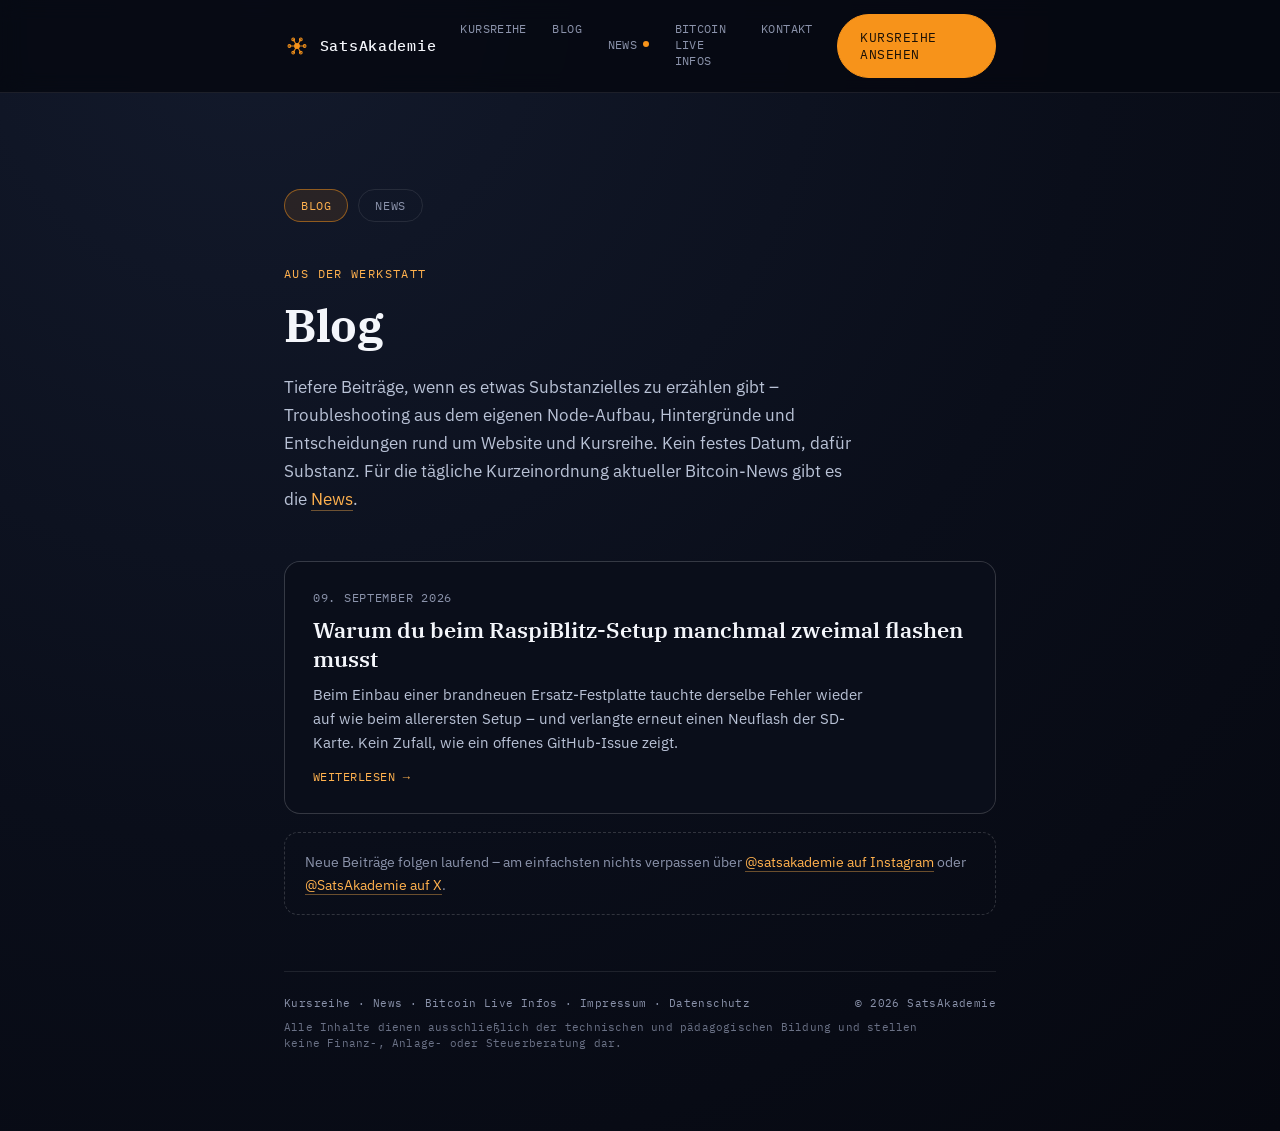
<file: blog.html>
<!DOCTYPE html>
<html lang="de">
<head>
<meta charset="UTF-8">
<meta name="viewport" content="width=device-width, initial-scale=1.0">
<meta name="description" content="Blog von SatsAkademie – Updates, Denkanstöße und Blicke hinter die Kulissen, während Website und Kursreihe entstehen.">
<link rel="canonical" href="https://www.satsakademie.de/blog.html" />
<meta property="og:type" content="website" />
<meta property="og:site_name" content="SatsAkademie" />
<meta property="og:locale" content="de_DE" />
<meta property="og:url" content="https://www.satsakademie.de/blog.html" />
<meta property="og:title" content="Blog – SatsAkademie" />
<meta property="og:description" content="Blog von SatsAkademie – Updates, Denkanstöße und Blicke hinter die Kulissen, während Website und Kursreihe entstehen." />
<meta property="og:image" content="https://www.satsakademie.de/assets/og-image.jpg" />
<meta property="og:image:width" content="1200" />
<meta property="og:image:height" content="630" />
<meta name="twitter:card" content="summary_large_image" />
<meta name="twitter:title" content="Blog – SatsAkademie" />
<meta name="twitter:description" content="Blog von SatsAkademie – Updates, Denkanstöße und Blicke hinter die Kulissen, während Website und Kursreihe entstehen." />
<meta name="twitter:image" content="https://www.satsakademie.de/assets/og-image.jpg" />
<title>Blog – SatsAkademie</title>
<style>
  :root{
    --bg-1:#131a2c;
    --bg-2:#0a0e1a;
    --bg-3:#060810;
    --accent:#f7931a;
    --accent-soft:#ffb14e;
    --heading:#f4f6fb;
    --body:#b9c2d6;
    --muted:#8b93ab;
    --line:rgba(255,255,255,0.09);
    --line-node:rgba(255,255,255,0.16);
    --card-bg:rgba(255,255,255,0.03);
    --focus:#ffcf8c;
  }

  *{ margin:0; padding:0; box-sizing:border-box; }

  html,body{
    min-height:100%;
    background:
      radial-gradient(circle at 20% 0%, var(--bg-1) 0%, var(--bg-2) 55%, var(--bg-3) 100%);
    color:var(--body);
    font-family:"IBM Plex Sans", ui-sans-serif, system-ui, sans-serif;
  }

  a{ color:inherit; }
  a:focus-visible{
    outline:2px solid var(--focus);
    outline-offset:3px;
    border-radius:2px;
  }

  .wrap{
    max-width:760px;
    margin:0 auto;
    padding:64px 24px 80px;
  }

  .btn {
    display: inline-flex;
    align-items: center;
    gap: 0.5rem;
    font-family: "IBM Plex Mono", ui-monospace, monospace;
    font-size: 0.82rem;
    letter-spacing: 0.04em;
    text-transform: uppercase;
    text-decoration: none;
    padding: 0.85rem 1.4rem;
    border-radius: 999px;
    border: 1px solid transparent;
    cursor: pointer;
    transition: transform 0.15s ease, background 0.15s ease, border-color 0.15s ease, color 0.15s ease;
  }
  .btn:hover { transform: translateY(-1px); }
  .btn svg { width: 18px; height: 18px; flex-shrink: 0; }
  .btn-primary { background: var(--accent); color: #1a1006; border-color: var(--accent); }
  .btn-primary:hover { background: var(--accent-soft); border-color: var(--accent-soft); }


  /* ---------- news nav badge ---------- */
  #nav-news-link { display: inline-flex; align-items: center; }
  .nav-dot {
    display: none;
    width: 6px;
    height: 6px;
    margin-left: 6px;
    border-radius: 50%;
    background: var(--accent);
    animation: navDotPulse 2s ease-in-out infinite;
  }
  .nav-dot.is-visible { display: inline-block; }
  @keyframes navDotPulse {
    0%, 100% { box-shadow: 0 0 0 0 rgba(247, 147, 26, 0.55); }
    50% { box-shadow: 0 0 0 5px rgba(247, 147, 26, 0); }
  }


  .eyebrow{
    margin-top:44px;
    font-family:"IBM Plex Mono", ui-monospace, monospace;
    font-size:0.72rem;
    letter-spacing:0.12em;
    text-transform:uppercase;
    color:var(--accent-soft);
  }

  h1{
    margin-top:14px;
    font-family:"IBM Plex Serif", ui-serif, Georgia, serif;
    font-weight:700;
    font-size:clamp(32px, 5vw, 46px);
    letter-spacing:-0.5px;
    color:var(--heading);
  }

  .lede{
    margin-top:18px;
    font-size:17px;
    line-height:1.65;
    max-width:58ch;
    color:var(--body);
  }

  .posts{
    margin-top:48px;
    display:flex;
    flex-direction:column;
    gap:1px;
    background:var(--line);
    border:1px solid var(--line);
    border-radius:16px;
    overflow:hidden;
  }

  .post-card{
    background:var(--bg-2);
    padding:28px;
    text-decoration:none;
    display:block;
    transition:background .15s ease;
  }
  .post-card:hover{ background:rgba(255,255,255,0.035); }

  .post-date{
    font-family:"IBM Plex Mono", ui-monospace, monospace;
    font-size:12px;
    letter-spacing:0.06em;
    text-transform:uppercase;
    color:var(--muted);
  }

  .post-title{
    margin-top:10px;
    font-family:"IBM Plex Serif", ui-serif, Georgia, serif;
    font-weight:600;
    font-size:22px;
    color:var(--heading);
  }

  .post-excerpt{
    margin-top:10px;
    font-size:15px;
    line-height:1.6;
    color:var(--body);
    max-width:62ch;
  }

  .post-more{
    margin-top:14px;
    display:inline-flex;
    align-items:center;
    gap:6px;
    font-family:"IBM Plex Mono", ui-monospace, monospace;
    font-size:12px;
    letter-spacing:0.04em;
    text-transform:uppercase;
    color:var(--accent-soft);
  }

  .empty-note{
    margin-top:18px;
    padding:18px 20px;
    border-radius:14px;
    border:1px dashed var(--line-node);
    font-size:14px;
    line-height:1.6;
    color:var(--muted);
  }

  footer{
    margin-top:56px;
    padding-top:24px;
    border-top:1px solid var(--line);
    display:flex;
    flex-wrap:wrap;
    justify-content:space-between;
    gap:10px;
    font-family:"IBM Plex Mono", ui-monospace, monospace;
    font-size:11px;
    letter-spacing:0.4px;
    color:var(--muted);
  }

  .legal-link{
    color:var(--muted);
    text-decoration:none;
    border-bottom:1px solid transparent;
    transition:color .15s ease, border-color .15s ease;
  }
  .legal-link:hover{ color:var(--body); border-color:var(--muted); }

  .disclaimer{
    flex-basis:100%;
    max-width:640px;
    font-size:10.5px;
    line-height:1.5;
    letter-spacing:0.2px;
    opacity:0.75;
  }

  .tabs{
    margin-top:32px;
    display:flex;
    gap:10px;
  }
  .tab{
    padding:8px 16px;
    border-radius:999px;
    border:1px solid var(--line);
    font-family:"IBM Plex Mono", ui-monospace, monospace;
    font-size:12px;
    letter-spacing:0.05em;
    text-transform:uppercase;
    color:var(--muted);
    text-decoration:none;
    transition:color .15s ease, border-color .15s ease, background .15s ease;
  }
  .tab:hover{ color:var(--body); border-color:var(--line-node); }
  .tab.active{
    border-color:rgba(247,147,26,0.5);
    background:rgba(247,147,26,0.1);
    color:var(--accent-soft);
  }
</style>

<style id="self-hosted-fonts">
@font-face {
  font-family: 'IBM Plex Serif';
  font-style: normal;
  font-weight: 400;
  font-display: swap;
  src: url([data-uri]) format('woff2');
}
@font-face {
  font-family: 'IBM Plex Serif';
  font-style: italic;
  font-weight: 400;
  font-display: swap;
  src: url([data-uri]) format('woff2');
}
@font-face {
  font-family: 'IBM Plex Serif';
  font-style: normal;
  font-weight: 600;
  font-display: swap;
  src: url([data-uri]) format('woff2');
}
@font-face {
  font-family: 'IBM Plex Serif';
  font-style: normal;
  font-weight: 700;
  font-display: swap;
  src: url([data-uri]) format('woff2');
}
@font-face {
  font-family: 'IBM Plex Sans';
  font-style: normal;
  font-weight: 400;
  font-display: swap;
  src: url([data-uri]) format('woff2');
}
@font-face {
  font-family: 'IBM Plex Sans';
  font-style: normal;
  font-weight: 500;
  font-display: swap;
  src: url([data-uri]) format('woff2');
}
@font-face {
  font-family: 'IBM Plex Sans';
  font-style: normal;
  font-weight: 600;
  font-display: swap;
  src: url([data-uri]) format('woff2');
}
@font-face {
  font-family: 'IBM Plex Mono';
  font-style: normal;
  font-weight: 400;
  font-display: swap;
  src: url([data-uri]) format('woff2');
}
@font-face {
  font-family: 'IBM Plex Mono';
  font-style: normal;
  font-weight: 500;
  font-display: swap;
  src: url([data-uri]) format('woff2');
}
</style>
<link rel="stylesheet" href="assets/nav.css">
</head>
<body>

<nav class="nav">
  <div class="wrap">
    <a class="wordmark" href="index.html">
      <svg viewBox="0 0 512 512" xmlns="http://www.w3.org/2000/svg" role="img" aria-label="SatsAkademie Logo">
      <line x1="256" y1="256" x2="406" y2="256" stroke="#f7931a" stroke-width="22" stroke-linecap="round" opacity="0.9"/>
      <line x1="256" y1="256" x2="331" y2="386" stroke="#f7931a" stroke-width="22" stroke-linecap="round" opacity="0.9"/>
      <line x1="256" y1="256" x2="181" y2="386" stroke="#f7931a" stroke-width="22" stroke-linecap="round" opacity="0.9"/>
      <line x1="256" y1="256" x2="106" y2="256" stroke="#f7931a" stroke-width="22" stroke-linecap="round" opacity="0.9"/>
      <line x1="256" y1="256" x2="181" y2="126" stroke="#f7931a" stroke-width="22" stroke-linecap="round" opacity="0.9"/>
      <line x1="256" y1="256" x2="331" y2="126" stroke="#f7931a" stroke-width="22" stroke-linecap="round" opacity="0.9"/>
      <circle cx="406" cy="256" r="27" fill="none" stroke="#f7931a" stroke-width="20"/>
      <circle cx="331" cy="386" r="27" fill="none" stroke="#f7931a" stroke-width="20"/>
      <circle cx="181" cy="386" r="27" fill="none" stroke="#f7931a" stroke-width="20"/>
      <circle cx="106" cy="256" r="27" fill="none" stroke="#f7931a" stroke-width="20"/>
      <circle cx="181" cy="126" r="27" fill="none" stroke="#f7931a" stroke-width="20"/>
      <circle cx="331" cy="126" r="27" fill="none" stroke="#f7931a" stroke-width="20"/>
      <circle cx="256" cy="256" r="58" fill="#f7931a"/>
    </svg>
      SatsAkademie
    </a>
    <div class="nav-links" id="nav-links">
      <a href="kursreihe.html">Kursreihe</a>
      <a href="blog.html">Blog</a>
      <a href="news.html" id="nav-news-link">News<span class="nav-dot" id="news-dot" aria-hidden="true"></span></a>
      <a href="bitcoin-live-infos.html">Bitcoin Live Infos</a>
      <a href="index.html#kontakt">Kontakt</a>
    </div>
    <div class="nav-right">
      <a class="btn btn-primary" href="kursreihe.html">Kursreihe ansehen</a>
    <button class="nav-toggle" id="nav-toggle" type="button" aria-label="Menü öffnen" aria-expanded="false" aria-controls="nav-links">
      <span></span><span></span><span></span>
    </button>
  </div>
  </div>
</nav>

<div class="wrap">
  <div class="tabs">
    <a class="tab active" href="blog.html">Blog</a>
    <a class="tab" href="news.html">News</a>
  </div>

  <p class="eyebrow">Aus der Werkstatt</p>
  <h1>Blog</h1>
  <p class="lede">Tiefere Beiträge, wenn es etwas Substanzielles zu erzählen gibt – Troubleshooting aus dem eigenen Node-Aufbau, Hintergründe und Entscheidungen rund um Website und Kursreihe. Kein festes Datum, dafür Substanz. Für die tägliche Kurzeinordnung aktueller Bitcoin-News gibt es die <a class="legal-link" href="news.html" style="color:var(--accent-soft); border-color:rgba(255,177,78,0.4);">News</a>.</p>

  <div class="posts">
    <a class="post-card" href="blog-doppelt-flashen-raspiblitz.html">
      <div class="post-date">09. September 2026</div>
      <div class="post-title">Warum du beim RaspiBlitz-Setup manchmal zweimal flashen musst</div>
      <p class="post-excerpt">Beim Einbau einer brandneuen Ersatz-Festplatte tauchte derselbe Fehler wieder auf wie beim allerersten Setup – und verlangte erneut einen Neuflash der SD-Karte. Kein Zufall, wie ein offenes GitHub-Issue zeigt.</p>
      <div class="post-more">Weiterlesen →</div>
    </a>
  </div>

  <div class="empty-note">Neue Beiträge folgen laufend – am einfachsten nichts verpassen über <a class="legal-link" href="https://instagram.com/satsakademie" target="_blank" rel="noopener" style="color:var(--accent-soft); border-color:rgba(255,177,78,0.4);">@satsakademie auf Instagram</a> oder <a class="legal-link" href="https://x.com/SatsAkademie" target="_blank" rel="noopener" style="color:var(--accent-soft); border-color:rgba(255,177,78,0.4);">@SatsAkademie auf X</a>.</div>

  <footer>
    <span>
      <a class="legal-link" href="kursreihe.html">Kursreihe</a>
      · <a class="legal-link" href="news.html">News</a>
      · <a class="legal-link" href="bitcoin-live-infos.html">Bitcoin Live Infos</a>
      · <a class="legal-link" href="impressum.html">Impressum</a>
      · <a class="legal-link" href="datenschutz.html">Datenschutz</a>
    </span>
    <span>© 2026 SatsAkademie</span>
    <p class="disclaimer">Alle Inhalte dienen ausschließlich der technischen und pädagogischen Bildung und stellen keine Finanz-, Anlage- oder Steuerberatung dar.</p>
  </footer>
</div>

<script>
  // Preview-Navigation: In der Claude-Artifact-Vorschau (oder bei file://-Tests) sind
  // die anderen Seiten eigenständige, isolierte Vorschauen — relative Links würden dort
  // ins Leere laufen. Auf der echten Produktionsdomain bleiben die relativen Links
  // unverändert.
  (function () {
    var PROD_HOSTS = ["satsakademie.de", "www.satsakademie.de"];
    if (PROD_HOSTS.indexOf(location.hostname) !== -1) return;
    var MAP = {
      "index.html": "https://claude.ai/code/artifact/1d90994a-92a9-4c97-9945-ed155de5a571",
      "kursreihe.html": "https://claude.ai/code/artifact/1a501091-e16c-4923-b927-df2f881d9fb4",
      "blog.html": "https://claude.ai/code/artifact/c62cdf4a-2f3b-4ccf-8fbd-d1d5b8456179",
      "news.html": "https://claude.ai/code/artifact/f099c078-b7db-4261-9aae-85f386b75f18",
      "blog-doppelt-flashen-raspiblitz.html": "https://claude.ai/code/artifact/7bb62fd3-3208-4541-9cf3-a7eac77761a3",
      "impressum.html": "https://claude.ai/code/artifact/f4f28b13-573a-4dc2-aeca-549d53cdead6",
      "datenschutz.html": "https://claude.ai/code/artifact/caca047c-d01e-42f5-aba2-ea721e8a1ab7"
    };
    try {
      var links = document.querySelectorAll("a[href]");
      for (var i = 0; i < links.length; i++) {
        var href = links[i].getAttribute("href");
        if (!href) continue;
        var hashIdx = href.indexOf("#");
        var base = hashIdx === -1 ? href : href.slice(0, hashIdx);
        var hash = hashIdx === -1 ? "" : href.slice(hashIdx);
        if (Object.prototype.hasOwnProperty.call(MAP, base)) {
          links[i].setAttribute("href", MAP[base] + hash);
        }
      }
    } catch (e) {}
  })();
</script>
<script src="assets/nav.js"></script>

</body>
</html>
</file>
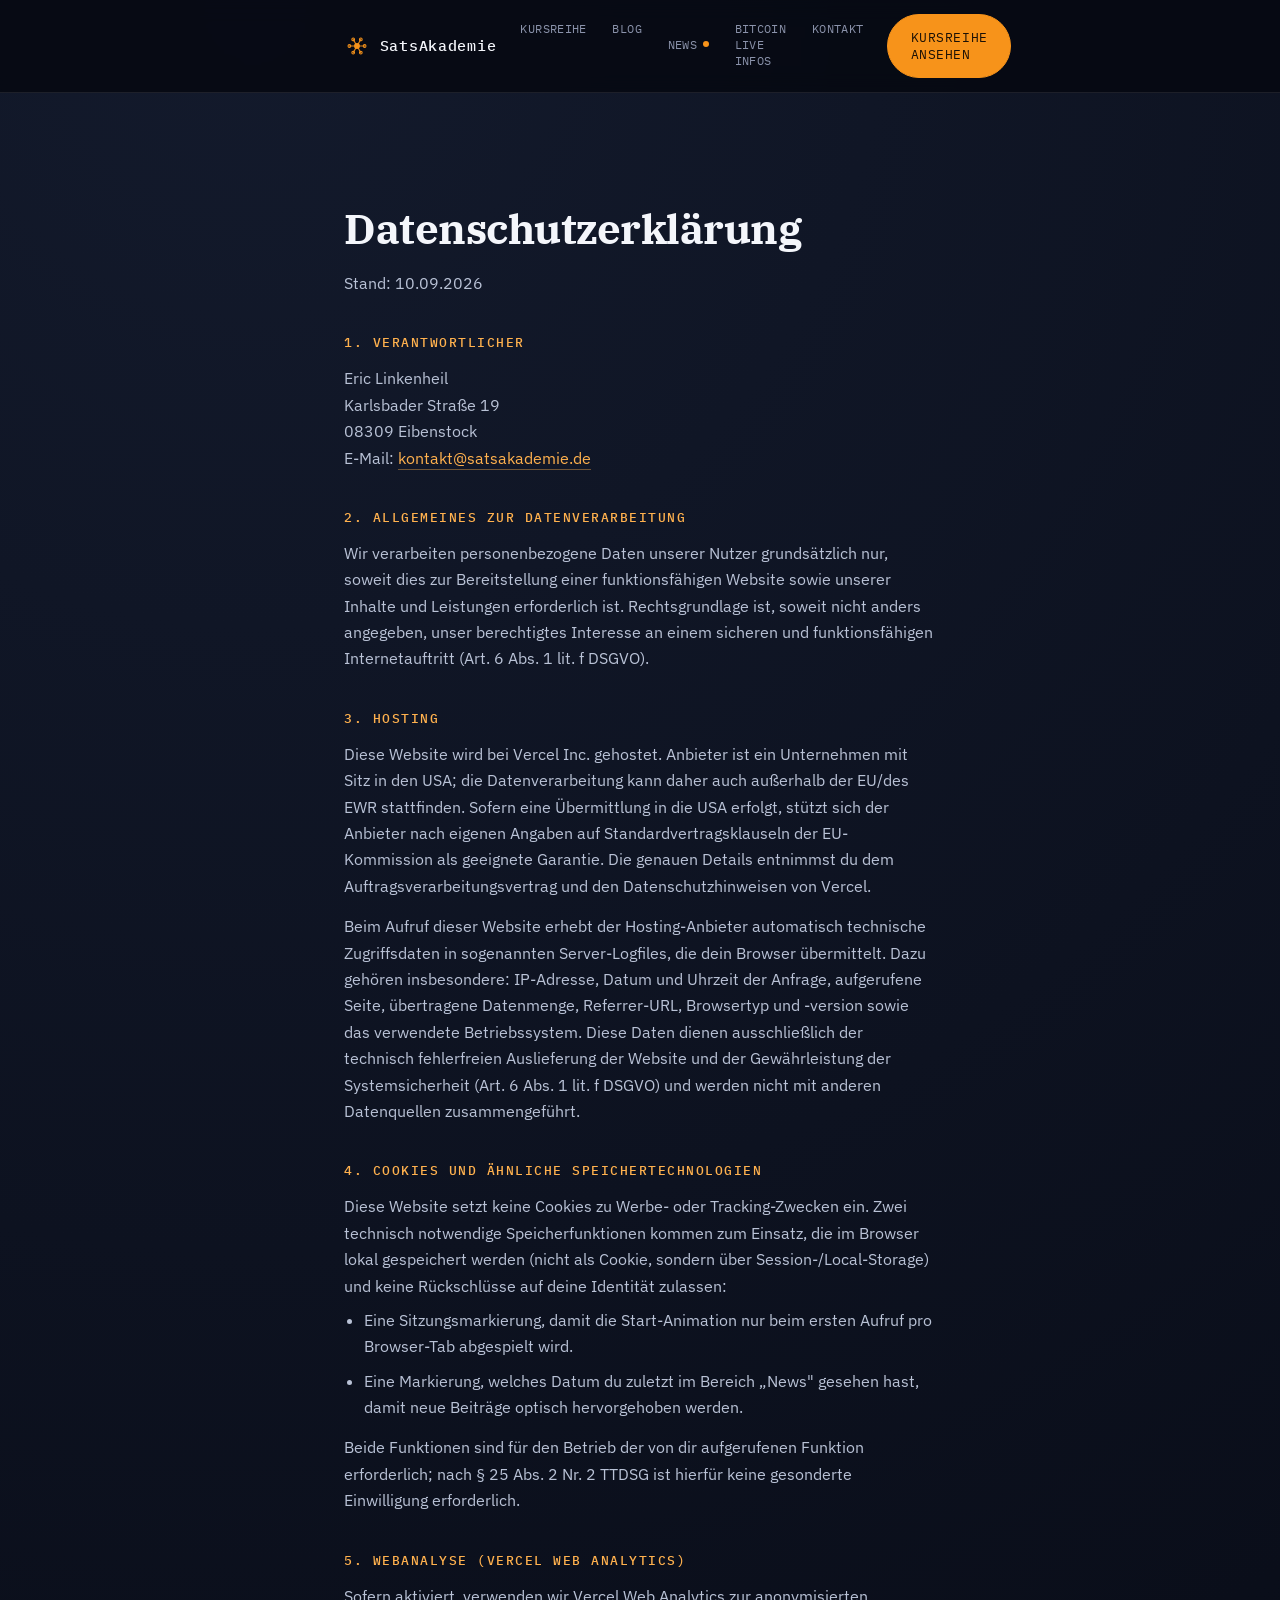
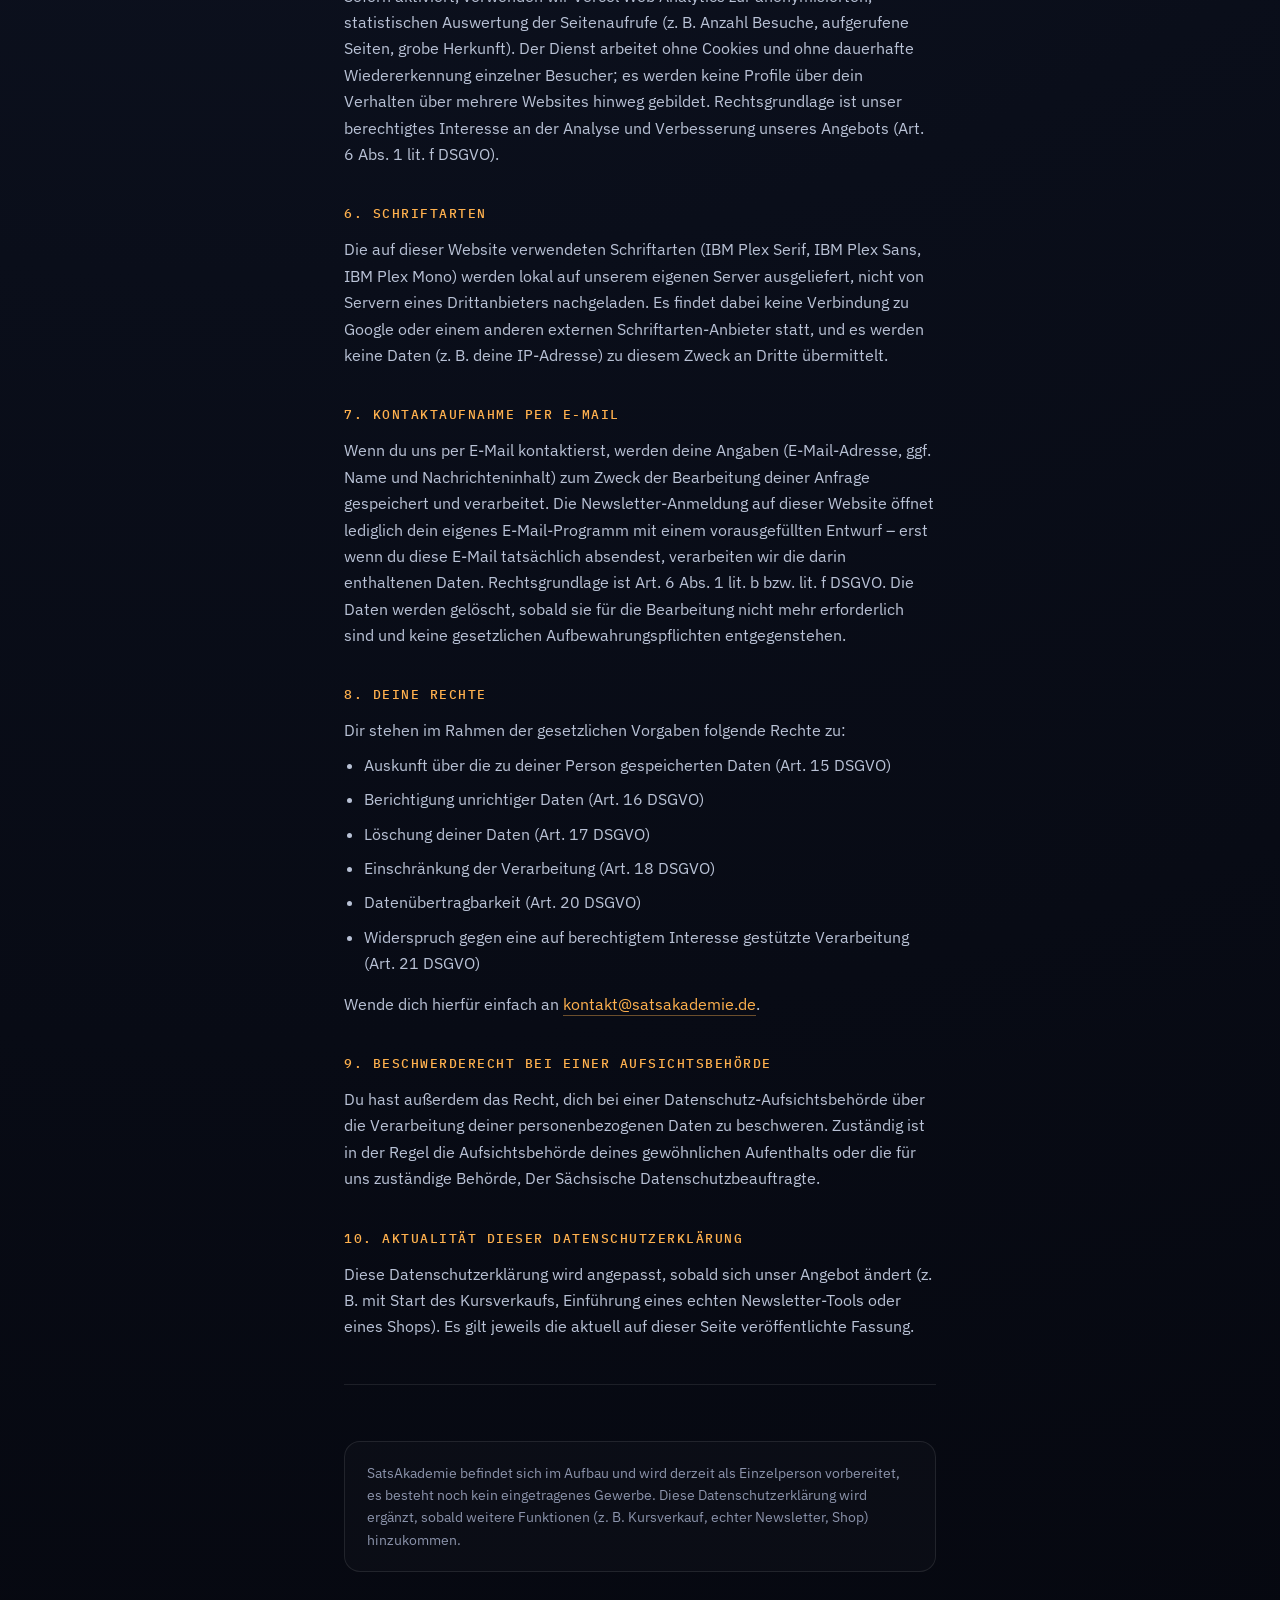
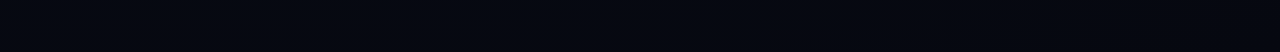
<file: datenschutz.html>
<!DOCTYPE html>
<html lang="de">
<head>
<meta charset="UTF-8">
<meta name="viewport" content="width=device-width, initial-scale=1.0">
<meta name="description" content="Datenschutzerklärung von SatsAkademie.">
<link rel="canonical" href="https://www.satsakademie.de/datenschutz.html" />
<meta property="og:type" content="website" />
<meta property="og:site_name" content="SatsAkademie" />
<meta property="og:locale" content="de_DE" />
<meta property="og:url" content="https://www.satsakademie.de/datenschutz.html" />
<meta property="og:title" content="Datenschutzerklärung – SatsAkademie" />
<meta property="og:description" content="Datenschutzerklärung von SatsAkademie." />
<meta property="og:image" content="https://www.satsakademie.de/assets/og-image.jpg" />
<meta property="og:image:width" content="1200" />
<meta property="og:image:height" content="630" />
<meta name="twitter:card" content="summary_large_image" />
<meta name="twitter:title" content="Datenschutzerklärung – SatsAkademie" />
<meta name="twitter:description" content="Datenschutzerklärung von SatsAkademie." />
<meta name="twitter:image" content="https://www.satsakademie.de/assets/og-image.jpg" />
<title>Datenschutzerklärung – SatsAkademie</title>
<style>
  :root{
    --bg-1:#131a2c;
    --bg-2:#0a0e1a;
    --bg-3:#060810;
    --accent:#f7931a;
    --accent-soft:#ffb14e;
    --heading:#f4f6fb;
    --body:#b9c2d6;
    --muted:#8b93ab;
    --line:rgba(255,255,255,0.09);
    --focus:#ffcf8c;
  }

  *{ margin:0; padding:0; box-sizing:border-box; }

  html,body{
    min-height:100%;
    background:
      radial-gradient(circle at 20% 0%, var(--bg-1) 0%, var(--bg-2) 55%, var(--bg-3) 100%);
    color:var(--body);
    font-family:"IBM Plex Sans", ui-sans-serif, system-ui, sans-serif;
  }

  a{ color:inherit; }
  a:focus-visible{
    outline:2px solid var(--focus);
    outline-offset:3px;
    border-radius:2px;
  }

  .wrap{
    max-width:640px;
    margin:0 auto;
    padding:64px 24px 80px;
  }

  .btn {
    display: inline-flex;
    align-items: center;
    gap: 0.5rem;
    font-family: "IBM Plex Mono", ui-monospace, monospace;
    font-size: 0.82rem;
    letter-spacing: 0.04em;
    text-transform: uppercase;
    text-decoration: none;
    padding: 0.85rem 1.4rem;
    border-radius: 999px;
    border: 1px solid transparent;
    cursor: pointer;
    transition: transform 0.15s ease, background 0.15s ease, border-color 0.15s ease, color 0.15s ease;
  }
  .btn:hover { transform: translateY(-1px); }
  .btn svg { width: 18px; height: 18px; flex-shrink: 0; }
  .btn-primary { background: var(--accent); color: #1a1006; border-color: var(--accent); }
  .btn-primary:hover { background: var(--accent-soft); border-color: var(--accent-soft); }


  /* ---------- news nav badge ---------- */
  #nav-news-link { display: inline-flex; align-items: center; }
  .nav-dot {
    display: none;
    width: 6px;
    height: 6px;
    margin-left: 6px;
    border-radius: 50%;
    background: var(--accent);
    animation: navDotPulse 2s ease-in-out infinite;
  }
  .nav-dot.is-visible { display: inline-block; }
  @keyframes navDotPulse {
    0%, 100% { box-shadow: 0 0 0 0 rgba(247, 147, 26, 0.55); }
    50% { box-shadow: 0 0 0 5px rgba(247, 147, 26, 0); }
  }


  h1{
    margin-top:44px;
    font-family:"IBM Plex Serif", ui-serif, Georgia, serif;
    font-weight:700;
    font-size:clamp(30px, 5vw, 42px);
    letter-spacing:-0.5px;
    color:var(--heading);
  }

  h2{
    margin-top:38px;
    font-family:"IBM Plex Mono", ui-monospace, monospace;
    font-size:13px;
    font-weight:500;
    letter-spacing:1.5px;
    text-transform:uppercase;
    color:var(--accent-soft);
  }

  h3{
    margin-top:26px;
    font-family:"IBM Plex Sans", ui-sans-serif, system-ui, sans-serif;
    font-size:15px;
    font-weight:500;
    color:var(--heading);
  }

  p, address, li{
    margin-top:14px;
    font-style:normal;
    font-size:16px;
    line-height:1.65;
    color:var(--body);
  }

  ul{
    padding-left:20px;
  }
  ul li{ margin-top:8px; }

  a.inline{
    color:var(--accent-soft);
    text-decoration:none;
    border-bottom:1px solid rgba(255,177,78,0.4);
    padding-bottom:1px;
    transition:border-color .15s ease, color .15s ease;
  }

  a.inline:hover{
    color:var(--heading);
    border-color:var(--heading);
  }

  .note{
    margin-top:56px;
    padding:20px 22px;
    border-radius:16px;
    border:1px solid var(--line);
    background:rgba(255,255,255,0.02);
    font-size:14px;
    line-height:1.6;
    color:var(--muted);
  }

  hr{
    margin-top:44px;
    border:none;
    border-top:1px solid var(--line);
  }
</style>

<style id="self-hosted-fonts">
@font-face {
  font-family: 'IBM Plex Serif';
  font-style: normal;
  font-weight: 400;
  font-display: swap;
  src: url([data-uri]) format('woff2');
}
@font-face {
  font-family: 'IBM Plex Serif';
  font-style: italic;
  font-weight: 400;
  font-display: swap;
  src: url([data-uri]) format('woff2');
}
@font-face {
  font-family: 'IBM Plex Serif';
  font-style: normal;
  font-weight: 600;
  font-display: swap;
  src: url([data-uri]) format('woff2');
}
@font-face {
  font-family: 'IBM Plex Serif';
  font-style: normal;
  font-weight: 700;
  font-display: swap;
  src: url([data-uri]) format('woff2');
}
@font-face {
  font-family: 'IBM Plex Sans';
  font-style: normal;
  font-weight: 400;
  font-display: swap;
  src: url([data-uri]) format('woff2');
}
@font-face {
  font-family: 'IBM Plex Sans';
  font-style: normal;
  font-weight: 500;
  font-display: swap;
  src: url([data-uri]) format('woff2');
}
@font-face {
  font-family: 'IBM Plex Sans';
  font-style: normal;
  font-weight: 600;
  font-display: swap;
  src: url([data-uri]) format('woff2');
}
@font-face {
  font-family: 'IBM Plex Mono';
  font-style: normal;
  font-weight: 400;
  font-display: swap;
  src: url([data-uri]) format('woff2');
}
@font-face {
  font-family: 'IBM Plex Mono';
  font-style: normal;
  font-weight: 500;
  font-display: swap;
  src: url([data-uri]) format('woff2');
}
</style>
<link rel="stylesheet" href="assets/nav.css">
</head>
<body>

<nav class="nav">
  <div class="wrap">
    <a class="wordmark" href="index.html">
      <svg viewBox="0 0 512 512" xmlns="http://www.w3.org/2000/svg" role="img" aria-label="SatsAkademie Logo">
      <line x1="256" y1="256" x2="406" y2="256" stroke="#f7931a" stroke-width="22" stroke-linecap="round" opacity="0.9"/>
      <line x1="256" y1="256" x2="331" y2="386" stroke="#f7931a" stroke-width="22" stroke-linecap="round" opacity="0.9"/>
      <line x1="256" y1="256" x2="181" y2="386" stroke="#f7931a" stroke-width="22" stroke-linecap="round" opacity="0.9"/>
      <line x1="256" y1="256" x2="106" y2="256" stroke="#f7931a" stroke-width="22" stroke-linecap="round" opacity="0.9"/>
      <line x1="256" y1="256" x2="181" y2="126" stroke="#f7931a" stroke-width="22" stroke-linecap="round" opacity="0.9"/>
      <line x1="256" y1="256" x2="331" y2="126" stroke="#f7931a" stroke-width="22" stroke-linecap="round" opacity="0.9"/>
      <circle cx="406" cy="256" r="27" fill="none" stroke="#f7931a" stroke-width="20"/>
      <circle cx="331" cy="386" r="27" fill="none" stroke="#f7931a" stroke-width="20"/>
      <circle cx="181" cy="386" r="27" fill="none" stroke="#f7931a" stroke-width="20"/>
      <circle cx="106" cy="256" r="27" fill="none" stroke="#f7931a" stroke-width="20"/>
      <circle cx="181" cy="126" r="27" fill="none" stroke="#f7931a" stroke-width="20"/>
      <circle cx="331" cy="126" r="27" fill="none" stroke="#f7931a" stroke-width="20"/>
      <circle cx="256" cy="256" r="58" fill="#f7931a"/>
    </svg>
      SatsAkademie
    </a>
    <div class="nav-links" id="nav-links">
      <a href="kursreihe.html">Kursreihe</a>
      <a href="blog.html">Blog</a>
      <a href="news.html" id="nav-news-link">News<span class="nav-dot" id="news-dot" aria-hidden="true"></span></a>
      <a href="bitcoin-live-infos.html">Bitcoin Live Infos</a>
      <a href="index.html#kontakt">Kontakt</a>
    </div>
    <div class="nav-right">
      <a class="btn btn-primary" href="kursreihe.html">Kursreihe ansehen</a>
    <button class="nav-toggle" id="nav-toggle" type="button" aria-label="Menü öffnen" aria-expanded="false" aria-controls="nav-links">
      <span></span><span></span><span></span>
    </button>
  </div>
  </div>
</nav>

<div class="wrap">
  <h1>Datenschutzerklärung</h1>
  <p>Stand: 10.09.2026</p>

  <h2>1. Verantwortlicher</h2>
  <address>
    Eric Linkenheil<br>
    Karlsbader Straße 19<br>
    08309 Eibenstock<br>
    E-Mail: <a class="inline" href="mailto:kontakt@satsakademie.de">kontakt@satsakademie.de</a>
  </address>

  <h2>2. Allgemeines zur Datenverarbeitung</h2>
  <p>Wir verarbeiten personenbezogene Daten unserer Nutzer grundsätzlich nur, soweit dies zur Bereitstellung einer funktionsfähigen Website sowie unserer Inhalte und Leistungen erforderlich ist. Rechtsgrundlage ist, soweit nicht anders angegeben, unser berechtigtes Interesse an einem sicheren und funktionsfähigen Internetauftritt (Art. 6 Abs. 1 lit. f DSGVO).</p>

  <h2>3. Hosting</h2>
  <p>Diese Website wird bei Vercel Inc. gehostet. Anbieter ist ein Unternehmen mit Sitz in den USA; die Datenverarbeitung kann daher auch außerhalb der EU/des EWR stattfinden. Sofern eine Übermittlung in die USA erfolgt, stützt sich der Anbieter nach eigenen Angaben auf Standardvertragsklauseln der EU-Kommission als geeignete Garantie. Die genauen Details entnimmst du dem Auftragsverarbeitungsvertrag und den Datenschutzhinweisen von Vercel.</p>
  <p>Beim Aufruf dieser Website erhebt der Hosting-Anbieter automatisch technische Zugriffsdaten in sogenannten Server-Logfiles, die dein Browser übermittelt. Dazu gehören insbesondere: IP-Adresse, Datum und Uhrzeit der Anfrage, aufgerufene Seite, übertragene Datenmenge, Referrer-URL, Browsertyp und -version sowie das verwendete Betriebssystem. Diese Daten dienen ausschließlich der technisch fehlerfreien Auslieferung der Website und der Gewährleistung der Systemsicherheit (Art. 6 Abs. 1 lit. f DSGVO) und werden nicht mit anderen Datenquellen zusammengeführt.</p>

  <h2>4. Cookies und ähnliche Speichertechnologien</h2>
  <p>Diese Website setzt keine Cookies zu Werbe- oder Tracking-Zwecken ein. Zwei technisch notwendige Speicherfunktionen kommen zum Einsatz, die im Browser lokal gespeichert werden (nicht als Cookie, sondern über Session-/Local-Storage) und keine Rückschlüsse auf deine Identität zulassen:</p>
  <ul>
    <li>Eine Sitzungsmarkierung, damit die Start-Animation nur beim ersten Aufruf pro Browser-Tab abgespielt wird.</li>
    <li>Eine Markierung, welches Datum du zuletzt im Bereich „News" gesehen hast, damit neue Beiträge optisch hervorgehoben werden.</li>
  </ul>
  <p>Beide Funktionen sind für den Betrieb der von dir aufgerufenen Funktion erforderlich; nach § 25 Abs. 2 Nr. 2 TTDSG ist hierfür keine gesonderte Einwilligung erforderlich.</p>

  <h2>5. Webanalyse (Vercel Web Analytics)</h2>
  <p>Sofern aktiviert, verwenden wir Vercel Web Analytics zur anonymisierten, statistischen Auswertung der Seitenaufrufe (z. B. Anzahl Besuche, aufgerufene Seiten, grobe Herkunft). Der Dienst arbeitet ohne Cookies und ohne dauerhafte Wiedererkennung einzelner Besucher; es werden keine Profile über dein Verhalten über mehrere Websites hinweg gebildet. Rechtsgrundlage ist unser berechtigtes Interesse an der Analyse und Verbesserung unseres Angebots (Art. 6 Abs. 1 lit. f DSGVO).</p>

  <h2>6. Schriftarten</h2>
  <p>Die auf dieser Website verwendeten Schriftarten (IBM Plex Serif, IBM Plex Sans, IBM Plex Mono) werden lokal auf unserem eigenen Server ausgeliefert, nicht von Servern eines Drittanbieters nachgeladen. Es findet dabei keine Verbindung zu Google oder einem anderen externen Schriftarten-Anbieter statt, und es werden keine Daten (z. B. deine IP-Adresse) zu diesem Zweck an Dritte übermittelt.</p>

  <h2>7. Kontaktaufnahme per E-Mail</h2>
  <p>Wenn du uns per E-Mail kontaktierst, werden deine Angaben (E-Mail-Adresse, ggf. Name und Nachrichteninhalt) zum Zweck der Bearbeitung deiner Anfrage gespeichert und verarbeitet. Die Newsletter-Anmeldung auf dieser Website öffnet lediglich dein eigenes E-Mail-Programm mit einem vorausgefüllten Entwurf – erst wenn du diese E-Mail tatsächlich absendest, verarbeiten wir die darin enthaltenen Daten. Rechtsgrundlage ist Art. 6 Abs. 1 lit. b bzw. lit. f DSGVO. Die Daten werden gelöscht, sobald sie für die Bearbeitung nicht mehr erforderlich sind und keine gesetzlichen Aufbewahrungspflichten entgegenstehen.</p>

  <h2>8. Deine Rechte</h2>
  <p>Dir stehen im Rahmen der gesetzlichen Vorgaben folgende Rechte zu:</p>
  <ul>
    <li>Auskunft über die zu deiner Person gespeicherten Daten (Art. 15 DSGVO)</li>
    <li>Berichtigung unrichtiger Daten (Art. 16 DSGVO)</li>
    <li>Löschung deiner Daten (Art. 17 DSGVO)</li>
    <li>Einschränkung der Verarbeitung (Art. 18 DSGVO)</li>
    <li>Datenübertragbarkeit (Art. 20 DSGVO)</li>
    <li>Widerspruch gegen eine auf berechtigtem Interesse gestützte Verarbeitung (Art. 21 DSGVO)</li>
  </ul>
  <p>Wende dich hierfür einfach an <a class="inline" href="mailto:kontakt@satsakademie.de">kontakt@satsakademie.de</a>.</p>

  <h2>9. Beschwerderecht bei einer Aufsichtsbehörde</h2>
  <p>Du hast außerdem das Recht, dich bei einer Datenschutz-Aufsichtsbehörde über die Verarbeitung deiner personenbezogenen Daten zu beschweren. Zuständig ist in der Regel die Aufsichtsbehörde deines gewöhnlichen Aufenthalts oder die für uns zuständige Behörde, Der Sächsische Datenschutzbeauftragte.</p>

  <h2>10. Aktualität dieser Datenschutzerklärung</h2>
  <p>Diese Datenschutzerklärung wird angepasst, sobald sich unser Angebot ändert (z. B. mit Start des Kursverkaufs, Einführung eines echten Newsletter-Tools oder eines Shops). Es gilt jeweils die aktuell auf dieser Seite veröffentlichte Fassung.</p>

  <hr>

  <div class="note">
    SatsAkademie befindet sich im Aufbau und wird derzeit als Einzelperson vorbereitet, es besteht noch kein eingetragenes Gewerbe. Diese Datenschutzerklärung wird ergänzt, sobald weitere Funktionen (z. B. Kursverkauf, echter Newsletter, Shop) hinzukommen.
  </div>
</div>

<script>
  // Preview-Navigation: In der Claude-Artifact-Vorschau (oder bei file://-Tests) sind
  // die anderen Seiten eigenständige, isolierte Vorschauen — relative Links würden dort
  // ins Leere laufen. Auf der echten Produktionsdomain bleiben die relativen Links
  // unverändert.
  (function () {
    var PROD_HOSTS = ["satsakademie.de", "www.satsakademie.de"];
    if (PROD_HOSTS.indexOf(location.hostname) !== -1) return;
    var MAP = {
      "index.html": "https://claude.ai/code/artifact/1d90994a-92a9-4c97-9945-ed155de5a571",
      "kursreihe.html": "https://claude.ai/code/artifact/1a501091-e16c-4923-b927-df2f881d9fb4",
      "blog.html": "https://claude.ai/code/artifact/c62cdf4a-2f3b-4ccf-8fbd-d1d5b8456179",
      "news.html": "https://claude.ai/code/artifact/f099c078-b7db-4261-9aae-85f386b75f18",
      "blog-doppelt-flashen-raspiblitz.html": "https://claude.ai/code/artifact/7bb62fd3-3208-4541-9cf3-a7eac77761a3",
      "impressum.html": "https://claude.ai/code/artifact/f4f28b13-573a-4dc2-aeca-549d53cdead6",
      "datenschutz.html": "https://claude.ai/code/artifact/caca047c-d01e-42f5-aba2-ea721e8a1ab7"
    };
    try {
      var links = document.querySelectorAll("a[href]");
      for (var i = 0; i < links.length; i++) {
        var href = links[i].getAttribute("href");
        if (!href) continue;
        var hashIdx = href.indexOf("#");
        var base = hashIdx === -1 ? href : href.slice(0, hashIdx);
        var hash = hashIdx === -1 ? "" : href.slice(hashIdx);
        if (Object.prototype.hasOwnProperty.call(MAP, base)) {
          links[i].setAttribute("href", MAP[base] + hash);
        }
      }
    } catch (e) {}
  })();
</script>
<script src="assets/nav.js"></script>

</body>
</html>
</file>
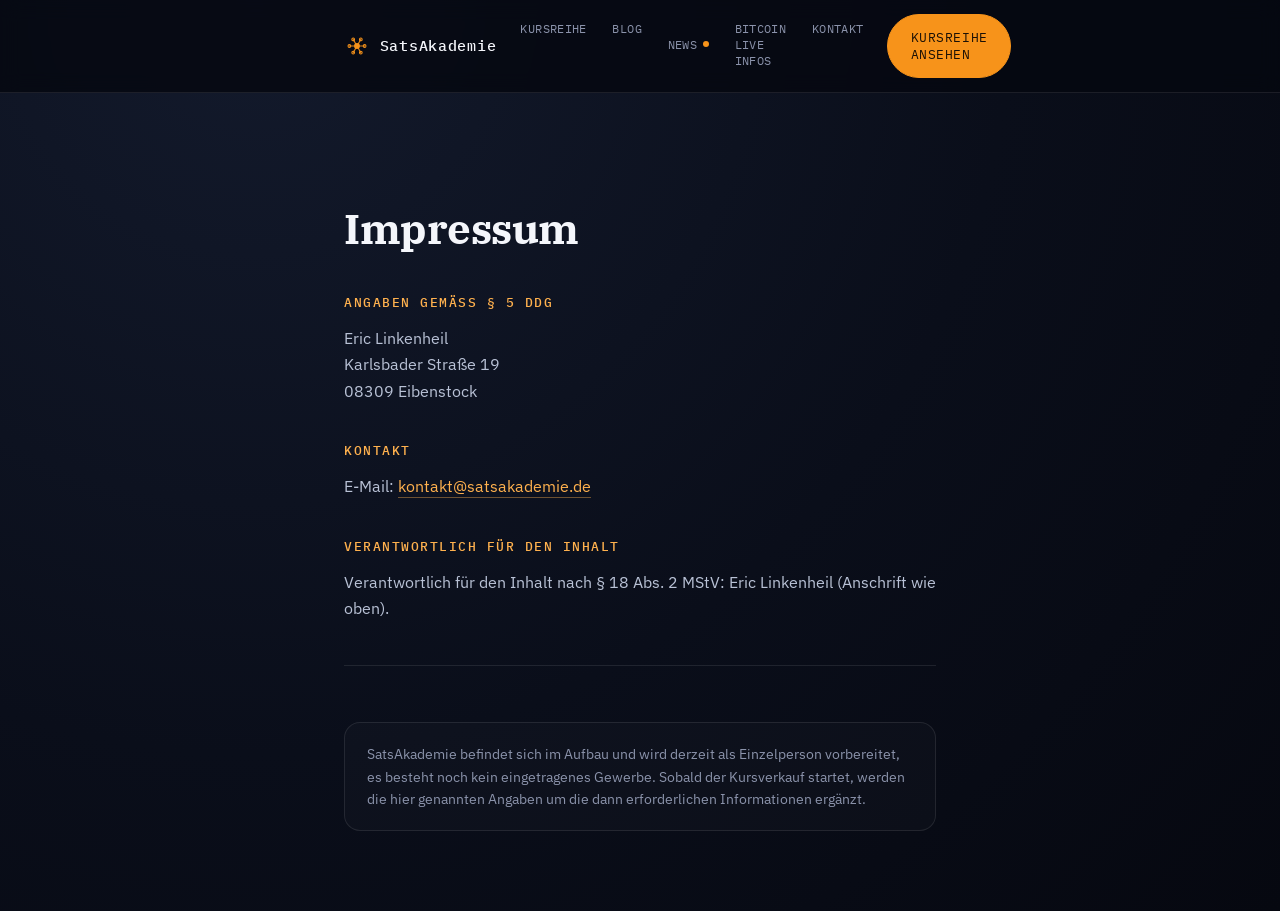
<file: impressum.html>
<!DOCTYPE html>
<html lang="de">
<head>
<meta charset="UTF-8">
<meta name="viewport" content="width=device-width, initial-scale=1.0">
<meta name="description" content="Impressum von SatsAkademie.">
<link rel="canonical" href="https://www.satsakademie.de/impressum.html" />
<meta property="og:type" content="website" />
<meta property="og:site_name" content="SatsAkademie" />
<meta property="og:locale" content="de_DE" />
<meta property="og:url" content="https://www.satsakademie.de/impressum.html" />
<meta property="og:title" content="Impressum – SatsAkademie" />
<meta property="og:description" content="Impressum von SatsAkademie." />
<meta property="og:image" content="https://www.satsakademie.de/assets/og-image.jpg" />
<meta property="og:image:width" content="1200" />
<meta property="og:image:height" content="630" />
<meta name="twitter:card" content="summary_large_image" />
<meta name="twitter:title" content="Impressum – SatsAkademie" />
<meta name="twitter:description" content="Impressum von SatsAkademie." />
<meta name="twitter:image" content="https://www.satsakademie.de/assets/og-image.jpg" />
<title>Impressum – SatsAkademie</title>
<style>
  :root{
    --bg-1:#131a2c;
    --bg-2:#0a0e1a;
    --bg-3:#060810;
    --accent:#f7931a;
    --accent-soft:#ffb14e;
    --heading:#f4f6fb;
    --body:#b9c2d6;
    --muted:#8b93ab;
    --line:rgba(255,255,255,0.09);
    --focus:#ffcf8c;
  }

  *{ margin:0; padding:0; box-sizing:border-box; }

  html,body{
    min-height:100%;
    background:
      radial-gradient(circle at 20% 0%, var(--bg-1) 0%, var(--bg-2) 55%, var(--bg-3) 100%);
    color:var(--body);
    font-family:"IBM Plex Sans", ui-sans-serif, system-ui, sans-serif;
  }

  a{ color:inherit; }
  a:focus-visible{
    outline:2px solid var(--focus);
    outline-offset:3px;
    border-radius:2px;
  }

  .wrap{
    max-width:640px;
    margin:0 auto;
    padding:64px 24px 80px;
  }

  .btn {
    display: inline-flex;
    align-items: center;
    gap: 0.5rem;
    font-family: "IBM Plex Mono", ui-monospace, monospace;
    font-size: 0.82rem;
    letter-spacing: 0.04em;
    text-transform: uppercase;
    text-decoration: none;
    padding: 0.85rem 1.4rem;
    border-radius: 999px;
    border: 1px solid transparent;
    cursor: pointer;
    transition: transform 0.15s ease, background 0.15s ease, border-color 0.15s ease, color 0.15s ease;
  }
  .btn:hover { transform: translateY(-1px); }
  .btn svg { width: 18px; height: 18px; flex-shrink: 0; }
  .btn-primary { background: var(--accent); color: #1a1006; border-color: var(--accent); }
  .btn-primary:hover { background: var(--accent-soft); border-color: var(--accent-soft); }


  /* ---------- news nav badge ---------- */
  #nav-news-link { display: inline-flex; align-items: center; }
  .nav-dot {
    display: none;
    width: 6px;
    height: 6px;
    margin-left: 6px;
    border-radius: 50%;
    background: var(--accent);
    animation: navDotPulse 2s ease-in-out infinite;
  }
  .nav-dot.is-visible { display: inline-block; }
  @keyframes navDotPulse {
    0%, 100% { box-shadow: 0 0 0 0 rgba(247, 147, 26, 0.55); }
    50% { box-shadow: 0 0 0 5px rgba(247, 147, 26, 0); }
  }


  h1{
    margin-top:44px;
    font-family:"IBM Plex Serif", ui-serif, Georgia, serif;
    font-weight:700;
    font-size:clamp(30px, 5vw, 42px);
    letter-spacing:-0.5px;
    color:var(--heading);
  }

  h2{
    margin-top:38px;
    font-family:"IBM Plex Mono", ui-monospace, monospace;
    font-size:13px;
    font-weight:500;
    letter-spacing:1.5px;
    text-transform:uppercase;
    color:var(--accent-soft);
  }

  p, address{
    margin-top:14px;
    font-style:normal;
    font-size:16px;
    line-height:1.65;
    color:var(--body);
  }

  a.inline{
    color:var(--accent-soft);
    text-decoration:none;
    border-bottom:1px solid rgba(255,177,78,0.4);
    padding-bottom:1px;
    transition:border-color .15s ease, color .15s ease;
  }

  a.inline:hover{
    color:var(--heading);
    border-color:var(--heading);
  }

  .note{
    margin-top:56px;
    padding:20px 22px;
    border-radius:16px;
    border:1px solid var(--line);
    background:rgba(255,255,255,0.02);
    font-size:14px;
    line-height:1.6;
    color:var(--muted);
  }

  hr{
    margin-top:44px;
    border:none;
    border-top:1px solid var(--line);
  }
</style>

<style id="self-hosted-fonts">
@font-face {
  font-family: 'IBM Plex Serif';
  font-style: normal;
  font-weight: 400;
  font-display: swap;
  src: url([data-uri]) format('woff2');
}
@font-face {
  font-family: 'IBM Plex Serif';
  font-style: italic;
  font-weight: 400;
  font-display: swap;
  src: url([data-uri]) format('woff2');
}
@font-face {
  font-family: 'IBM Plex Serif';
  font-style: normal;
  font-weight: 600;
  font-display: swap;
  src: url([data-uri]) format('woff2');
}
@font-face {
  font-family: 'IBM Plex Serif';
  font-style: normal;
  font-weight: 700;
  font-display: swap;
  src: url([data-uri]) format('woff2');
}
@font-face {
  font-family: 'IBM Plex Sans';
  font-style: normal;
  font-weight: 400;
  font-display: swap;
  src: url([data-uri]) format('woff2');
}
@font-face {
  font-family: 'IBM Plex Sans';
  font-style: normal;
  font-weight: 500;
  font-display: swap;
  src: url([data-uri]) format('woff2');
}
@font-face {
  font-family: 'IBM Plex Sans';
  font-style: normal;
  font-weight: 600;
  font-display: swap;
  src: url([data-uri]) format('woff2');
}
@font-face {
  font-family: 'IBM Plex Mono';
  font-style: normal;
  font-weight: 400;
  font-display: swap;
  src: url([data-uri]) format('woff2');
}
@font-face {
  font-family: 'IBM Plex Mono';
  font-style: normal;
  font-weight: 500;
  font-display: swap;
  src: url([data-uri]) format('woff2');
}
</style>
<link rel="stylesheet" href="assets/nav.css">
</head>
<body>

<nav class="nav">
  <div class="wrap">
    <a class="wordmark" href="index.html">
      <svg viewBox="0 0 512 512" xmlns="http://www.w3.org/2000/svg" role="img" aria-label="SatsAkademie Logo">
      <line x1="256" y1="256" x2="406" y2="256" stroke="#f7931a" stroke-width="22" stroke-linecap="round" opacity="0.9"/>
      <line x1="256" y1="256" x2="331" y2="386" stroke="#f7931a" stroke-width="22" stroke-linecap="round" opacity="0.9"/>
      <line x1="256" y1="256" x2="181" y2="386" stroke="#f7931a" stroke-width="22" stroke-linecap="round" opacity="0.9"/>
      <line x1="256" y1="256" x2="106" y2="256" stroke="#f7931a" stroke-width="22" stroke-linecap="round" opacity="0.9"/>
      <line x1="256" y1="256" x2="181" y2="126" stroke="#f7931a" stroke-width="22" stroke-linecap="round" opacity="0.9"/>
      <line x1="256" y1="256" x2="331" y2="126" stroke="#f7931a" stroke-width="22" stroke-linecap="round" opacity="0.9"/>
      <circle cx="406" cy="256" r="27" fill="none" stroke="#f7931a" stroke-width="20"/>
      <circle cx="331" cy="386" r="27" fill="none" stroke="#f7931a" stroke-width="20"/>
      <circle cx="181" cy="386" r="27" fill="none" stroke="#f7931a" stroke-width="20"/>
      <circle cx="106" cy="256" r="27" fill="none" stroke="#f7931a" stroke-width="20"/>
      <circle cx="181" cy="126" r="27" fill="none" stroke="#f7931a" stroke-width="20"/>
      <circle cx="331" cy="126" r="27" fill="none" stroke="#f7931a" stroke-width="20"/>
      <circle cx="256" cy="256" r="58" fill="#f7931a"/>
    </svg>
      SatsAkademie
    </a>
    <div class="nav-links" id="nav-links">
      <a href="kursreihe.html">Kursreihe</a>
      <a href="blog.html">Blog</a>
      <a href="news.html" id="nav-news-link">News<span class="nav-dot" id="news-dot" aria-hidden="true"></span></a>
      <a href="bitcoin-live-infos.html">Bitcoin Live Infos</a>
      <a href="index.html#kontakt">Kontakt</a>
    </div>
    <div class="nav-right">
      <a class="btn btn-primary" href="kursreihe.html">Kursreihe ansehen</a>
    <button class="nav-toggle" id="nav-toggle" type="button" aria-label="Menü öffnen" aria-expanded="false" aria-controls="nav-links">
      <span></span><span></span><span></span>
    </button>
  </div>
  </div>
</nav>

<div class="wrap">
  <h1>Impressum</h1>

  <h2>Angaben gemäß § 5 DDG</h2>
  <address>
    Eric Linkenheil<br>
    Karlsbader Straße 19<br>
    08309 Eibenstock
  </address>

  <h2>Kontakt</h2>
  <p>E-Mail: <a class="inline" href="mailto:kontakt@satsakademie.de">kontakt@satsakademie.de</a></p>

  <h2>Verantwortlich für den Inhalt</h2>
  <p>Verantwortlich für den Inhalt nach § 18 Abs. 2 MStV: Eric Linkenheil (Anschrift wie oben).</p>

  <hr>

  <div class="note">
    SatsAkademie befindet sich im Aufbau und wird derzeit als Einzelperson vorbereitet, es besteht noch kein eingetragenes Gewerbe. Sobald der Kursverkauf startet, werden die hier genannten Angaben um die dann erforderlichen Informationen ergänzt.
  </div>
</div>

<script>
  // Preview-Navigation: In der Claude-Artifact-Vorschau (oder bei file://-Tests) sind
  // die anderen Seiten eigenständige, isolierte Vorschauen — relative Links würden dort
  // ins Leere laufen. Auf der echten Produktionsdomain bleiben die relativen Links
  // unverändert.
  (function () {
    var PROD_HOSTS = ["satsakademie.de", "www.satsakademie.de"];
    if (PROD_HOSTS.indexOf(location.hostname) !== -1) return;
    var MAP = {
      "index.html": "https://claude.ai/code/artifact/1d90994a-92a9-4c97-9945-ed155de5a571",
      "kursreihe.html": "https://claude.ai/code/artifact/1a501091-e16c-4923-b927-df2f881d9fb4",
      "blog.html": "https://claude.ai/code/artifact/c62cdf4a-2f3b-4ccf-8fbd-d1d5b8456179",
      "news.html": "https://claude.ai/code/artifact/f099c078-b7db-4261-9aae-85f386b75f18",
      "blog-doppelt-flashen-raspiblitz.html": "https://claude.ai/code/artifact/7bb62fd3-3208-4541-9cf3-a7eac77761a3",
      "impressum.html": "https://claude.ai/code/artifact/f4f28b13-573a-4dc2-aeca-549d53cdead6",
      "datenschutz.html": "https://claude.ai/code/artifact/caca047c-d01e-42f5-aba2-ea721e8a1ab7"
    };
    try {
      var links = document.querySelectorAll("a[href]");
      for (var i = 0; i < links.length; i++) {
        var href = links[i].getAttribute("href");
        if (!href) continue;
        var hashIdx = href.indexOf("#");
        var base = hashIdx === -1 ? href : href.slice(0, hashIdx);
        var hash = hashIdx === -1 ? "" : href.slice(hashIdx);
        if (Object.prototype.hasOwnProperty.call(MAP, base)) {
          links[i].setAttribute("href", MAP[base] + hash);
        }
      }
    } catch (e) {}
  })();
</script>
<script src="assets/nav.js"></script>

</body>
</html>
</file>
<file: assets/nav.css>
/* ---------- SatsAkademie: gemeinsame Navigation ----------
   Eingebunden auf allen 7 Seiten (index/satsakademie-website, kursreihe, blog,
   blog-doppelt-flashen-raspiblitz, news, impressum, datenschutz) via
   <link rel="stylesheet" href="assets/nav.css">.
   Erwartet die Standard-Marken-Variablen im :root der jeweiligen Seite
   (--line, --line-node, --heading, --muted, --accent, --accent-soft) und nutzt
   var()-Fallbacks für --font-mono, damit auch Seiten ohne diese Variable
   korrekt gerendert werden.
   Stand: 17.09.2026 (ausgelagert aus den 7 einzelnen Seiten, siehe
   knotenpunkt-website-fahrplan.md, Abschnitt "Arbeitsweise für künftige
   Website-Änderungen"). Künftige Kopf-Änderungen bitte NUR hier vornehmen,
   nicht mehr in den einzelnen Seiten. */

.nav {
  position: sticky;
  top: 0;
  z-index: 40;
  background: rgba(6, 8, 16, 0.82);
  backdrop-filter: blur(10px);
  -webkit-backdrop-filter: blur(10px);
  border-bottom: 1px solid var(--line);
}
.nav .wrap {
  display: flex;
  align-items: center;
  justify-content: space-between;
  gap: 1.5rem;
  padding-block: 0.9rem;
}
.wordmark {
  font-family: var(--font-mono, "IBM Plex Mono", ui-monospace, monospace);
  font-weight: 500;
  letter-spacing: 0.05em;
  font-size: 0.92rem;
  text-decoration: none;
  display: inline-flex;
  align-items: center;
  gap: 0.6rem;
  color: var(--heading);
}
.wordmark svg { width: 26px; height: 26px; flex-shrink: 0; }
.nav-links {
  display: flex;
  gap: 1.6rem;
  font-family: var(--font-mono, "IBM Plex Mono", ui-monospace, monospace);
  font-size: 0.78rem;
  letter-spacing: 0.03em;
  text-transform: uppercase;
}
.nav-links a { text-decoration: none; color: var(--muted); border-bottom: 1px solid transparent; padding-bottom: 2px; transition: color .15s ease, border-color .15s ease; }
.nav-links a:hover { color: var(--heading); border-color: var(--line-node, rgba(255, 255, 255, 0.16)); }
.nav-right { display: flex; align-items: center; gap: 0.9rem; }
.badge {
  font-family: var(--font-mono, "IBM Plex Mono", ui-monospace, monospace);
  font-size: 0.68rem;
  letter-spacing: 0.08em;
  text-transform: uppercase;
  color: var(--muted);
  border: 1px solid var(--line-node, rgba(255, 255, 255, 0.16));
  border-radius: 100px;
  padding: 0.3rem 0.65rem;
  white-space: nowrap;
}
.nav-toggle {
  display: none;
  flex-direction: column;
  justify-content: center;
  align-items: center;
  gap: 5px;
  width: 36px;
  height: 36px;
  padding: 0;
  border: 1px solid var(--line-node, rgba(255, 255, 255, 0.16));
  border-radius: 8px;
  background: transparent;
  cursor: pointer;
  flex-shrink: 0;
}
.nav-toggle span {
  display: block;
  width: 18px;
  height: 2px;
  background: var(--heading);
  transition: transform .2s ease, opacity .2s ease;
}
.nav-toggle[aria-expanded="true"] span:nth-child(1) { transform: translateY(7px) rotate(45deg); }
.nav-toggle[aria-expanded="true"] span:nth-child(2) { opacity: 0; }
.nav-toggle[aria-expanded="true"] span:nth-child(3) { transform: translateY(-7px) rotate(-45deg); }
@media (max-width: 760px) {
  .nav-toggle { display: flex; }
  .nav-links {
    position: absolute;
    top: 100%;
    left: 0;
    right: 0;
    flex-direction: column;
    align-items: flex-start;
    gap: 0;
    padding-inline: 1.5rem;
    max-height: 0;
    overflow: hidden;
    opacity: 0;
    pointer-events: none;
    background: rgba(6, 8, 16, 0.99);
    backdrop-filter: blur(16px);
    -webkit-backdrop-filter: blur(16px);
    border-bottom: 1px solid var(--line);
    transition: max-height .25s ease, opacity .2s ease;
  }
  .nav-links.open {
    max-height: 60vh;
    opacity: 1;
    pointer-events: auto;
  }
  .nav-links a {
    width: 100%;
    padding: 0.9rem 0;
    border-bottom: 1px solid var(--line);
  }
  .nav-links a:last-child { border-bottom: none; }
}
@media (max-width: 560px) {
  .nav-right .btn { display: none; }
}
</file>
